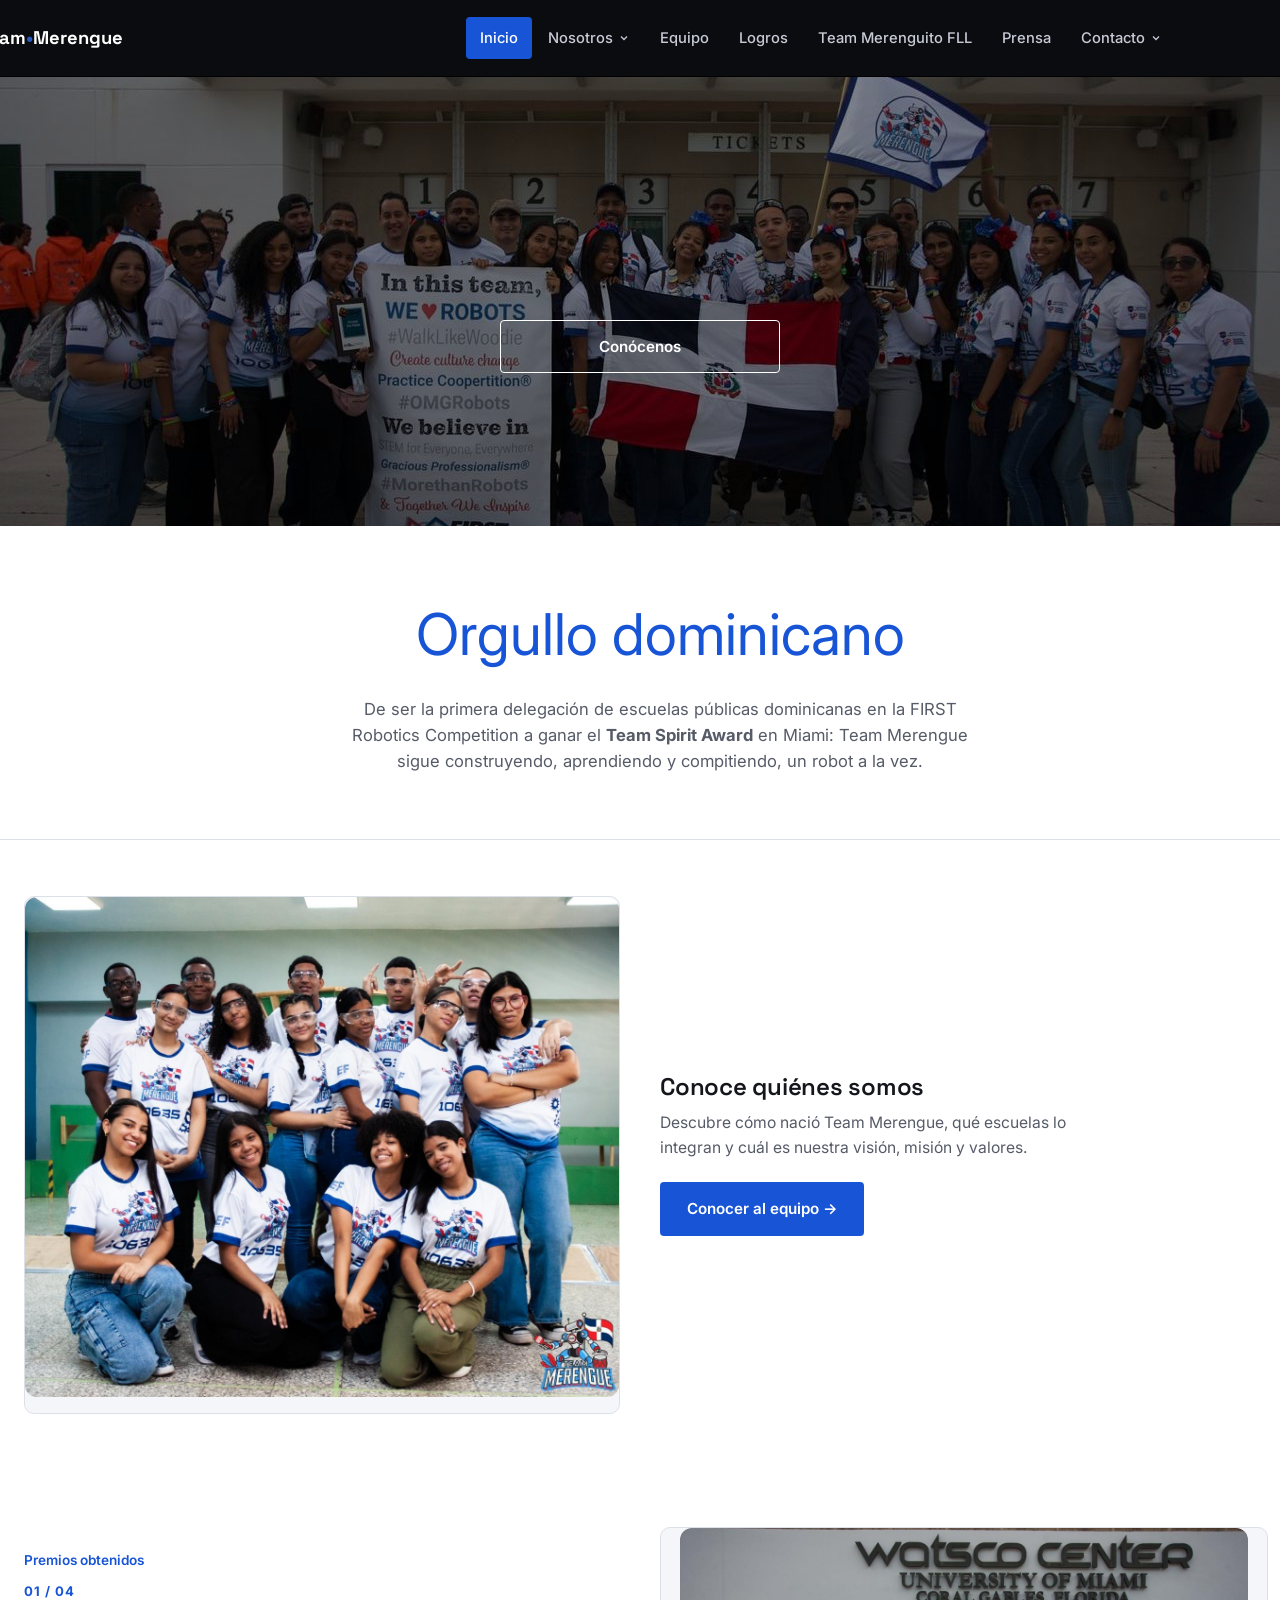
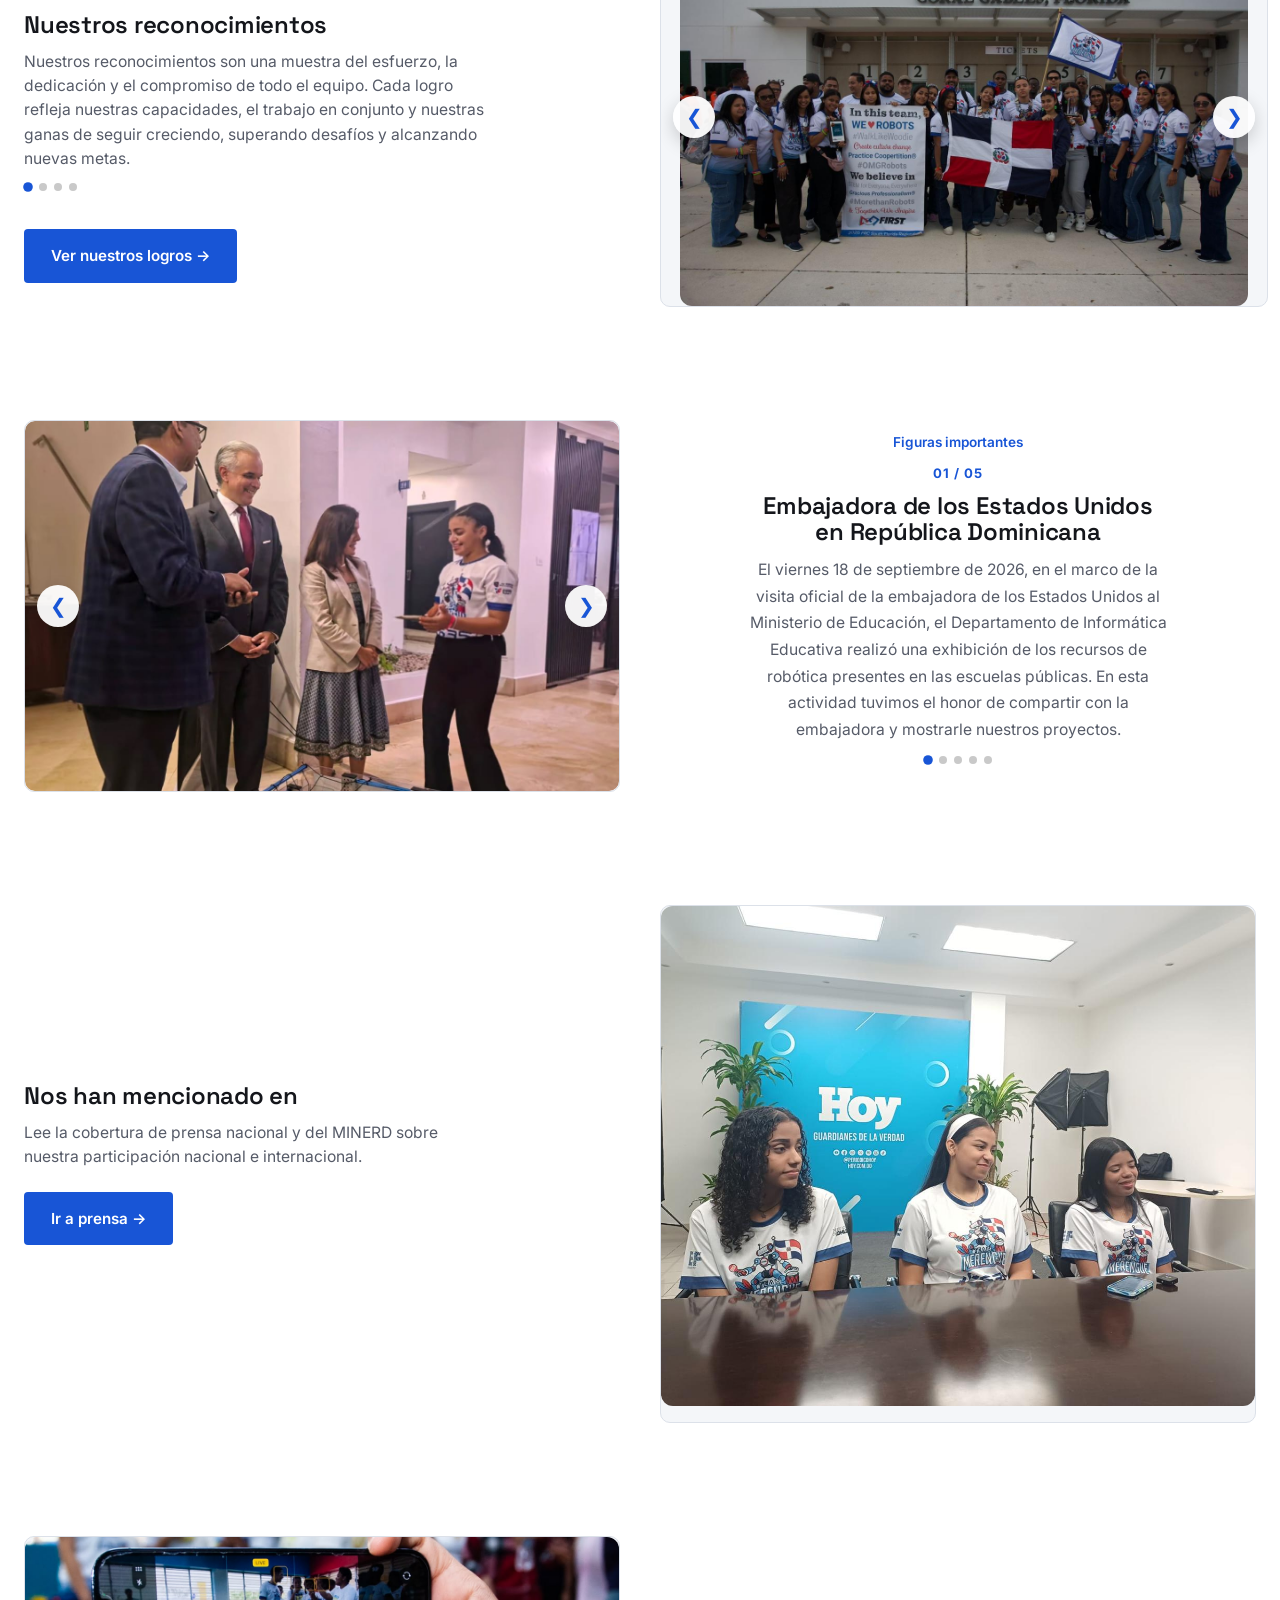
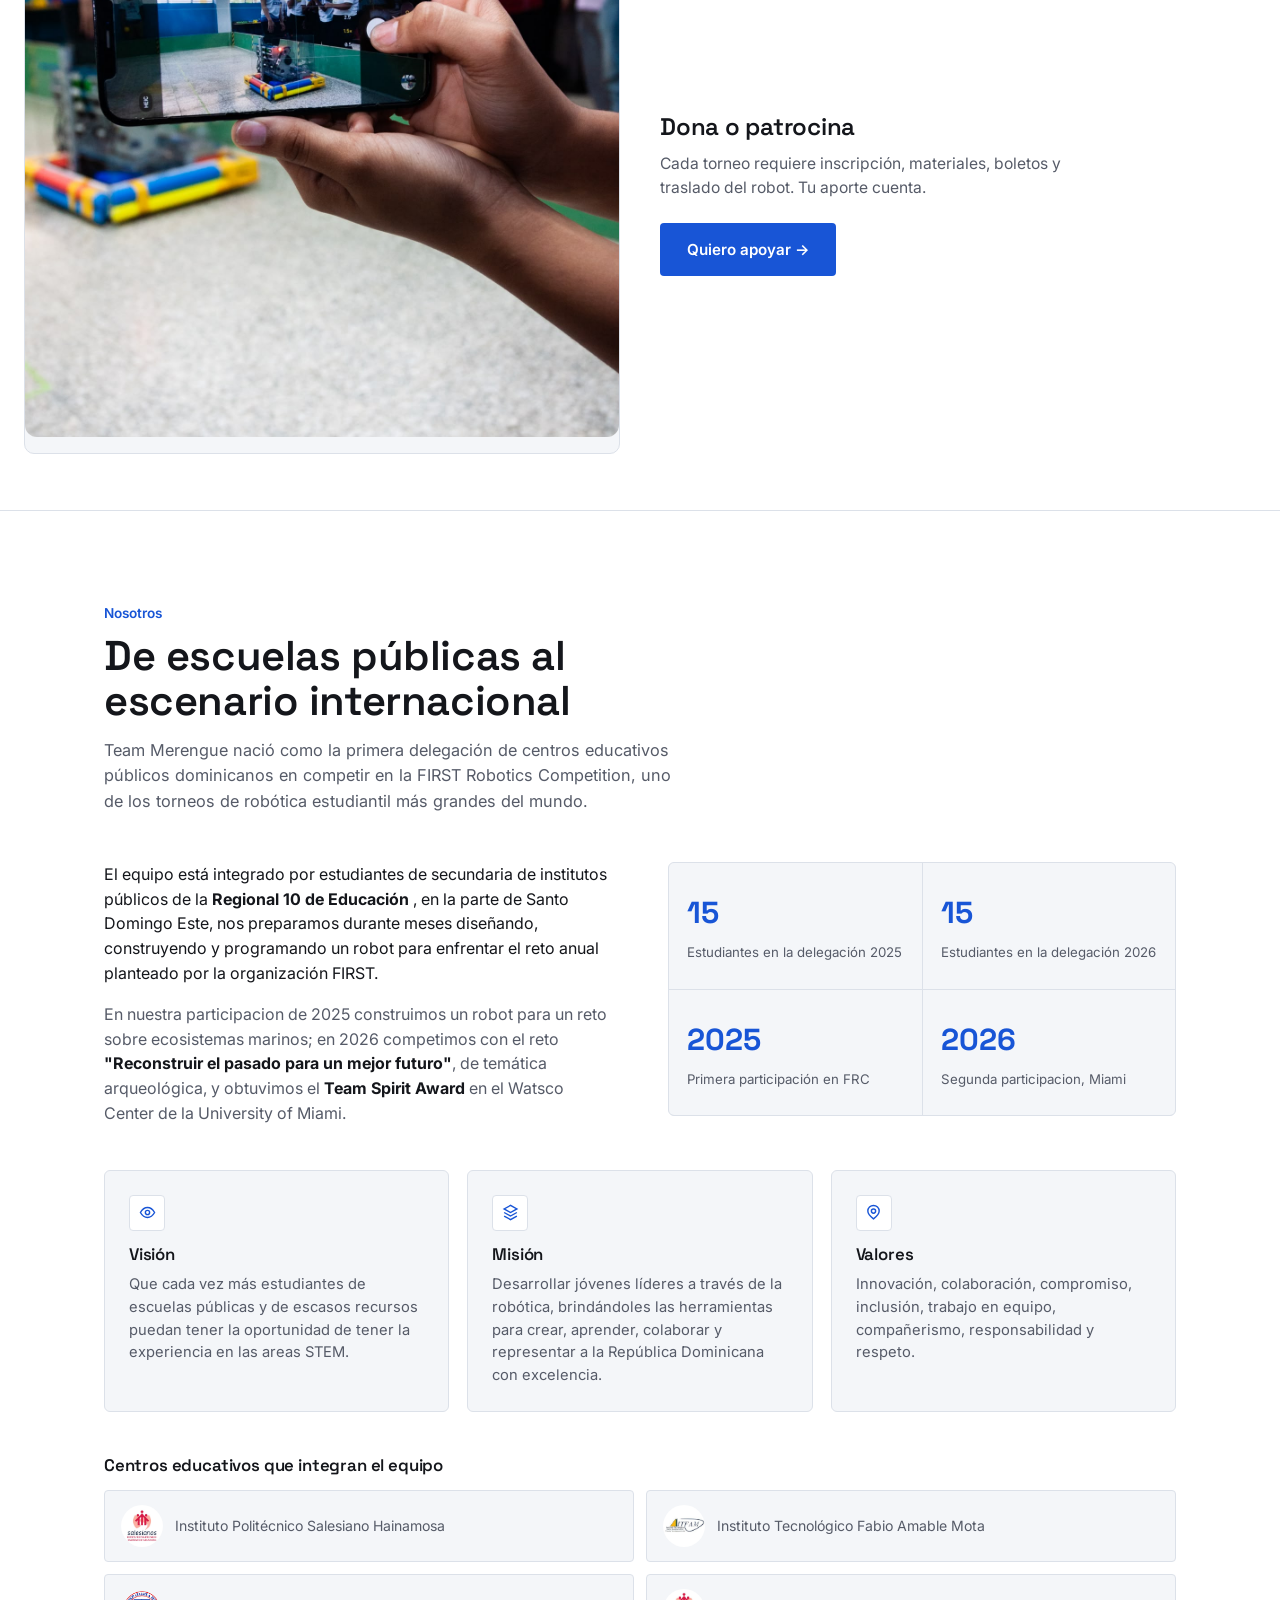
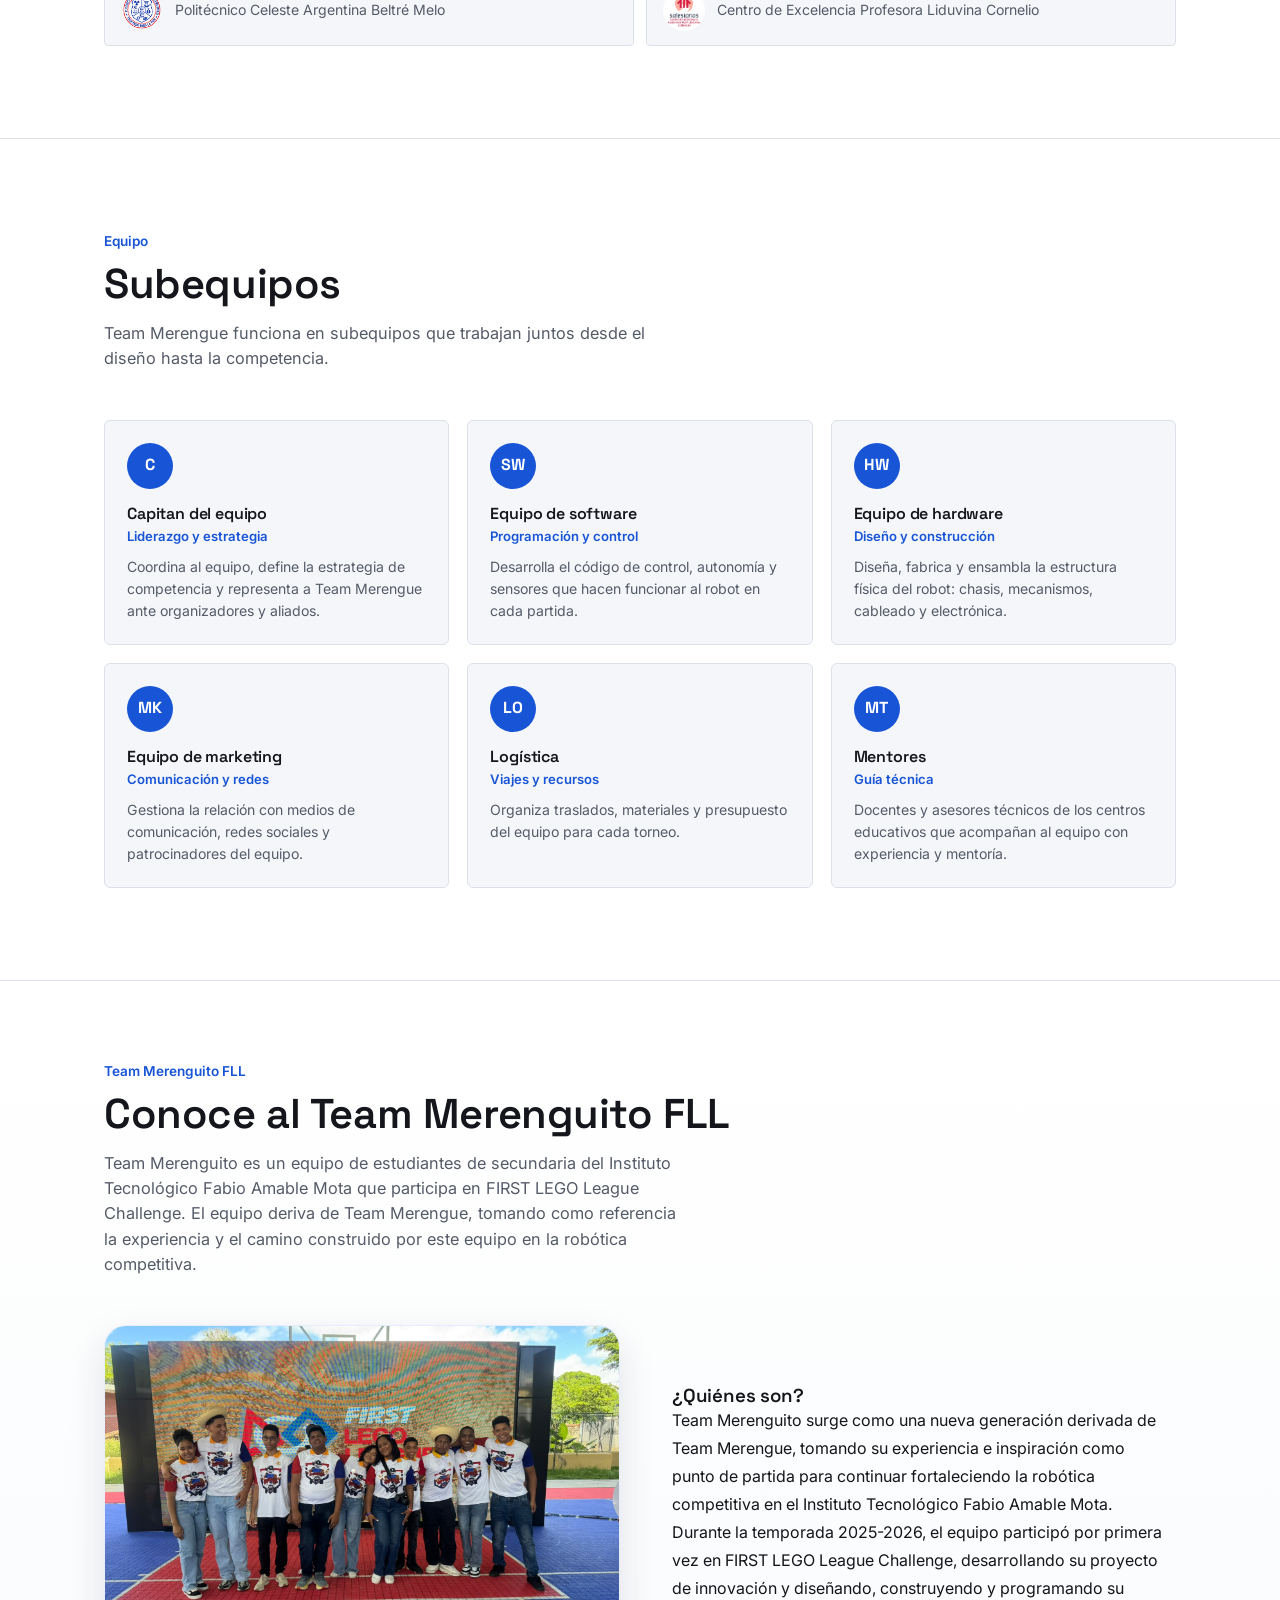
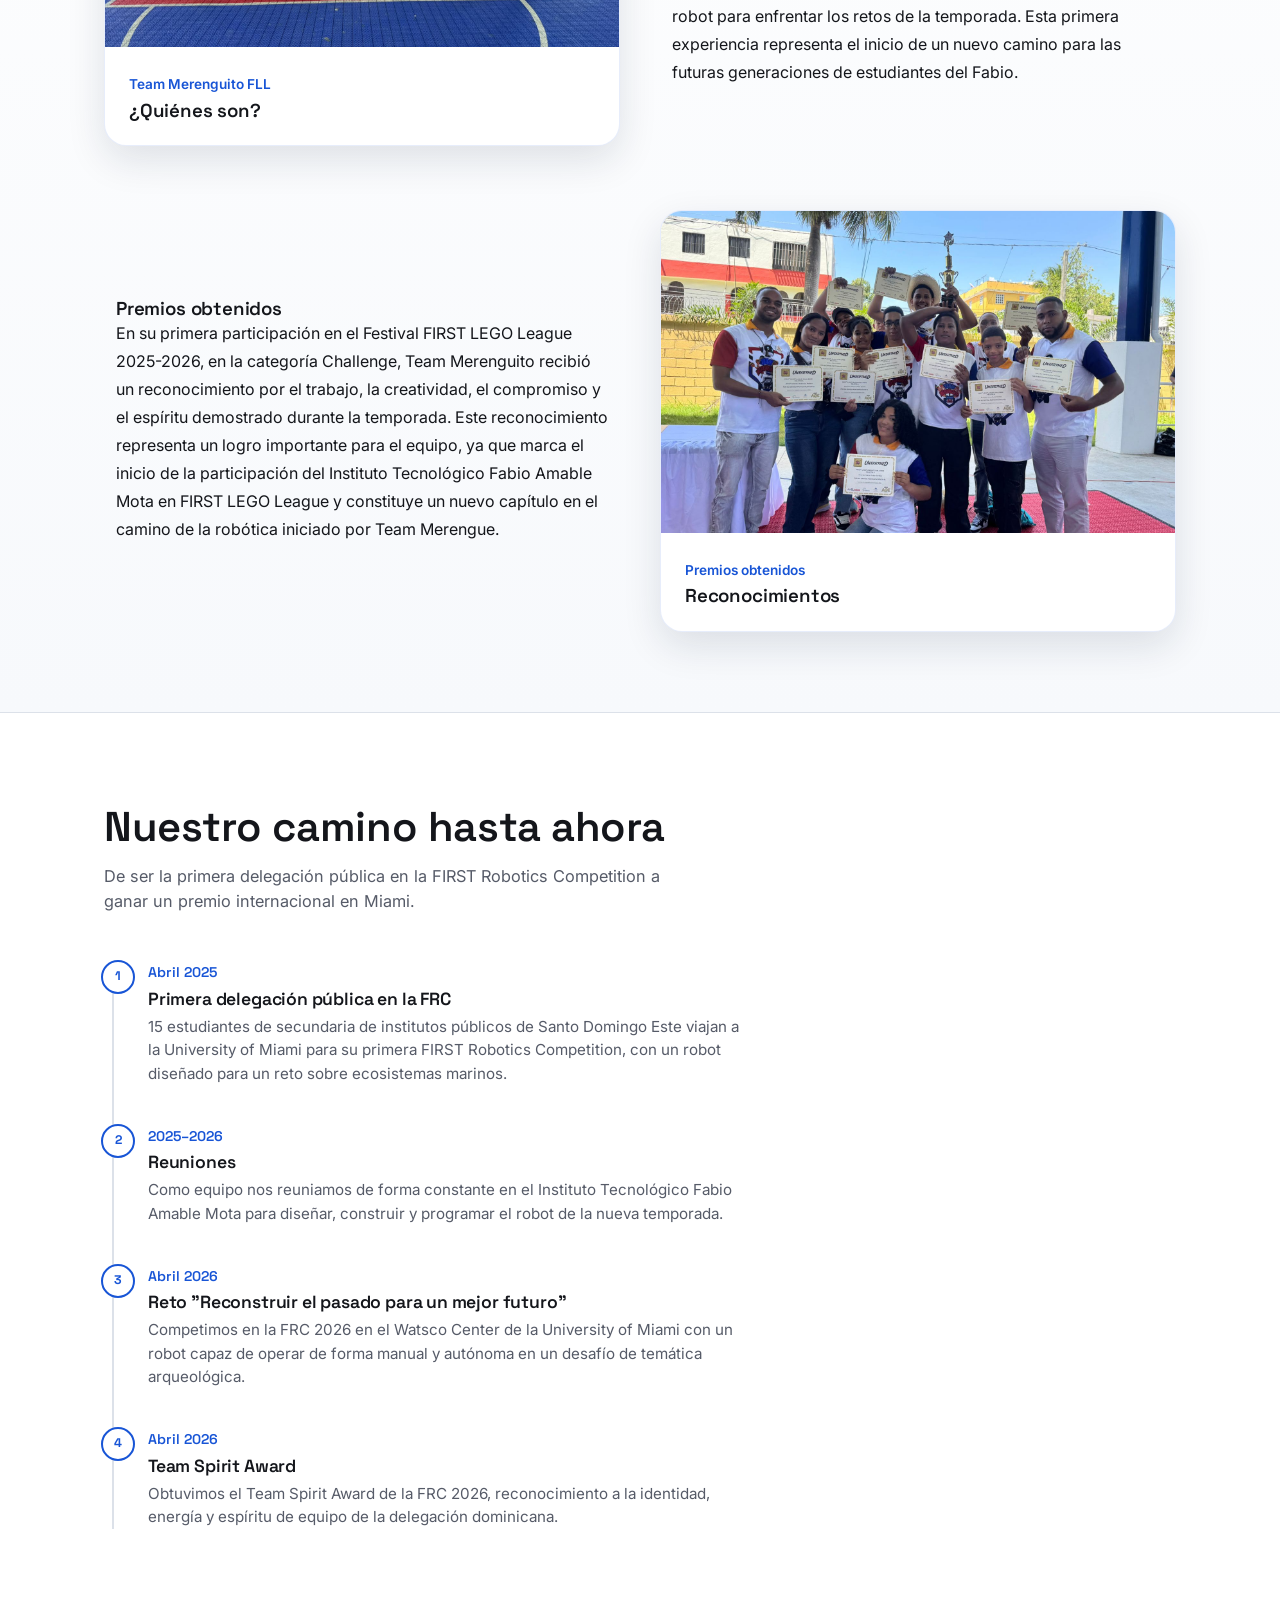
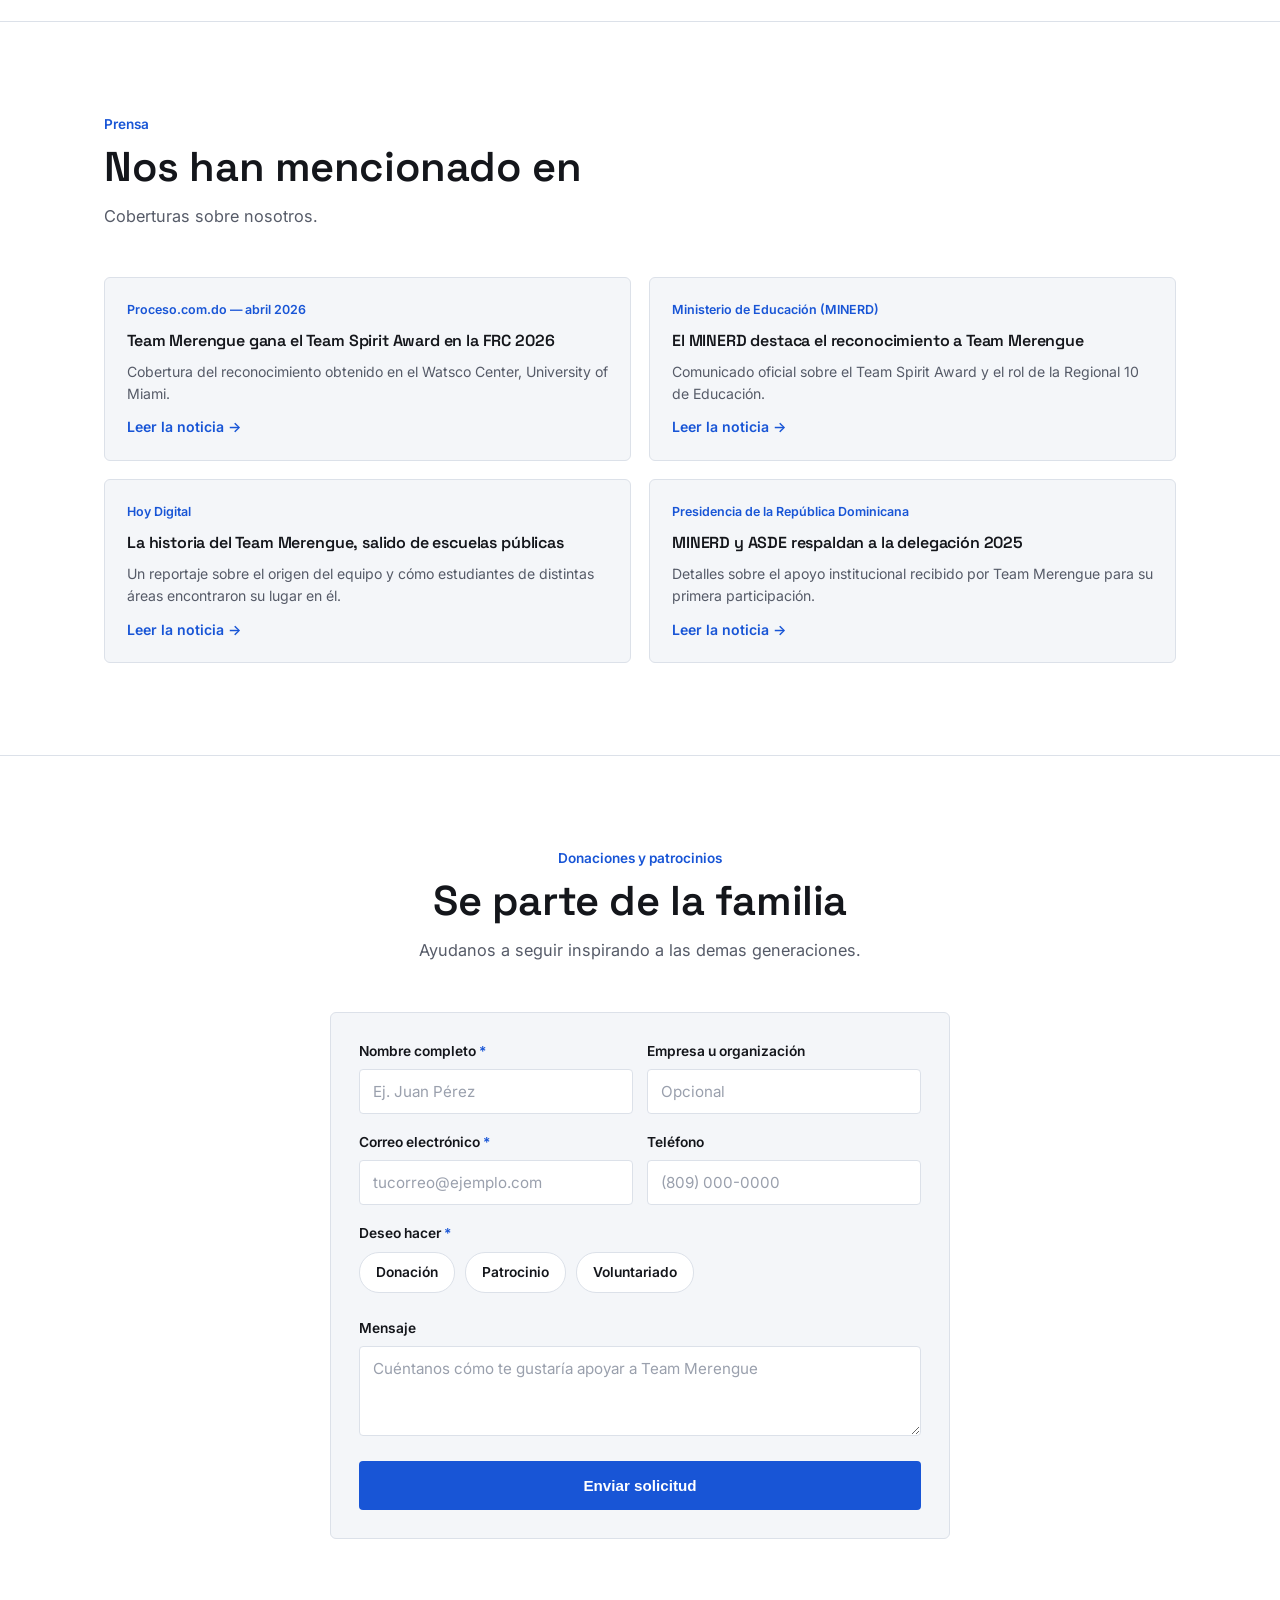
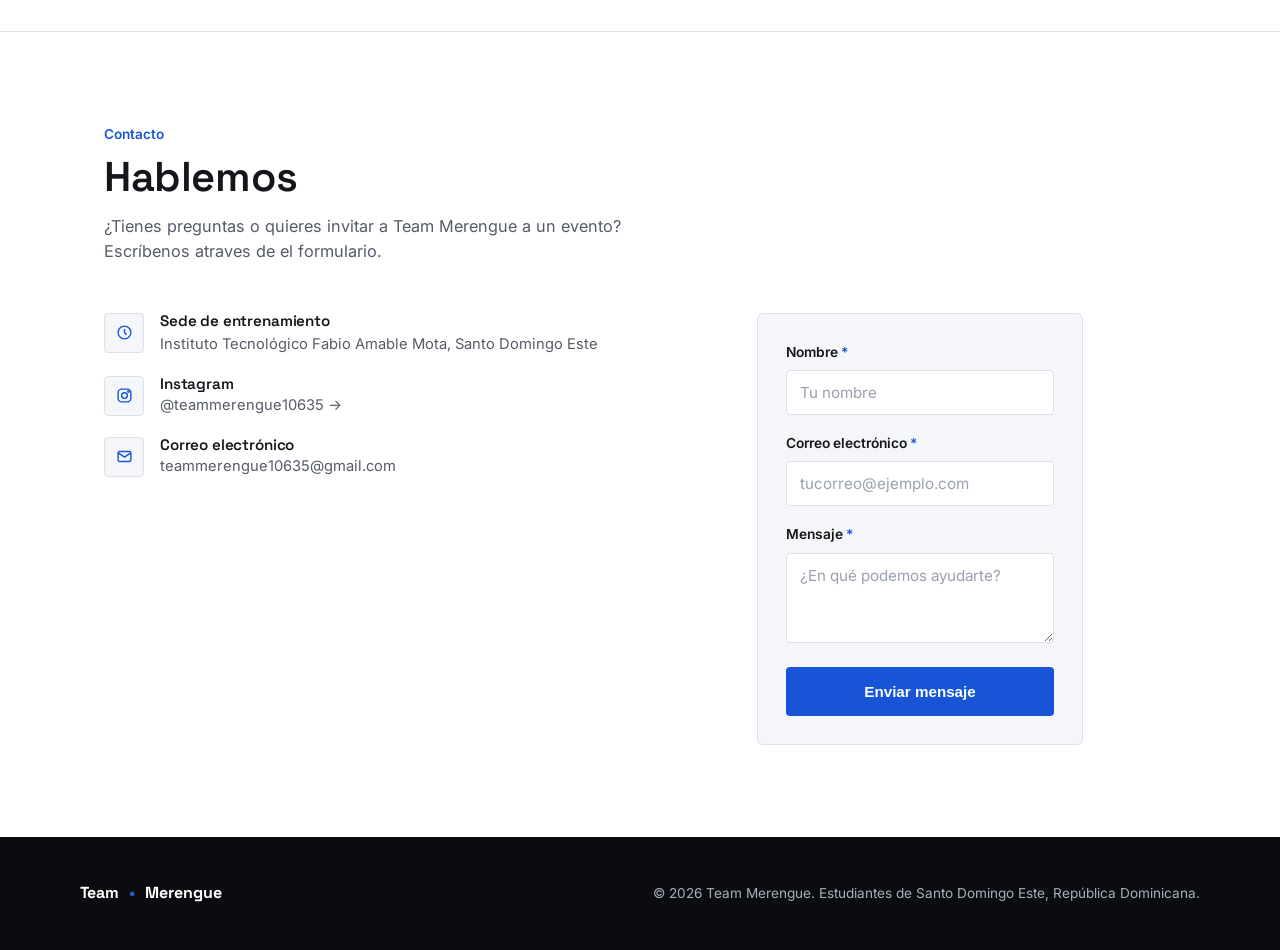
<file: index.html>
<!DOCTYPE html>
<html lang="en">

<head>
    <meta charset="UTF-8">
    <meta name="viewport" content="width=device-width, initial-scale=1, viewport-fit=cover">

    <title>Team Merengue — Equipo de Robótica</title>

    <link rel="stylesheet" href="style (1).css">

    <link rel="preconnect" href="https://fonts.googleapis.com">
    <link rel="preconnect" href="https://fonts.gstatic.com" crossorigin>

    <link href="https://fonts.googleapis.com/css2?family=Space+Grotesk:wght@500;600;700&family=Inter:wght@400;500;600;700&display=swap" rel="stylesheet">




</head>

<body>

    <!-- =========================================
         ENCABEZADO Y NAVEGACIÓN
         ========================================= -->

    <header>

        <div class="wrap nav-inner">

            <div class="brand">

    <img
        class="brand-logo"
        src="ChatGPT Image 23 sept 2026, 11_31_50.png"
        alt="Team Merengue">

    <span class="brand-text">
        Team<span class="dot" style="color:#285bc1">•</span>Merengue
    </span>

</div>


            <button
                class="menu-toggle"
                id="menuToggle"
                aria-label="Abrir menú"
                aria-expanded="false">

                <svg width="20" height="20" viewBox="0 0 24 24" fill="none" stroke="currentColor" stroke-width="2">
                    <line x1="3" y1="6" x2="21" y2="6"/>
                    <line x1="3" y1="12" x2="21" y2="12"/>
                    <line x1="3" y1="18" x2="21" y2="18"/>
                </svg>

            </button>


            <nav class="links" id="navLinks">

                <a href="#inicio">Inicio</a>

                <details class="has-sub">

                    <summary>

                        Nosotros

                        <svg width="12" height="12" viewBox="0 0 24 24" fill="none" stroke="currentColor" stroke-width="2.5">
                            <path d="M6 9l6 6 6-6"/>
                        </svg>

                    </summary>

                    <ul class="submenu">

                        <li>
                            <a href="#nosotros">Quiénes somos</a>
                        </li>

                        <li>
                            <a href="#vision">Visión</a>
                        </li>

                        <li>
                            <a href="#mision">Misión</a>
                        </li>

                        <li>
                            <a href="#valores">Valores</a>
                        </li>

                    </ul>

                </details>

                <a href="#equipo">Equipo</a>

                <a href="#logros">Logros</a>

                <a href="#team-merenguito">Team Merenguito FLL</a>

                <a href="#prensa">Prensa</a>

                <details class="has-sub">

    <summary>

        Contacto

        <svg width="12" height="12" viewBox="0 0 24 24" fill="none"
             stroke="currentColor" stroke-width="2.5">
            <path d="M6 9l6 6 6-6"/>
        </svg>

    </summary>

    <ul class="submenu">

        <li>
            <a href="#contacto">¿Quieres apoyarnos?</a>
        </li>

    </ul>

</details>
                

            </nav>

        </div>

    </header>



    <!-- =========================================
         INICIO
         ========================================= -->

    <section
        id="inicio"
        class="hero"
        style="border-bottom: none; padding-bottom: 0;">

        <div class="hero-top">

            <div class="eyebrow">

                <span class="pulse"></span>

                Estudiantes de escuelas públicas en la FIRST Robotics Competition

            </div>


            <div class="logo-banner">

                <img
                    class="banner-background"
                    src="fofto de fondo.jpg"
                    alt="Fondo Team Merengue">


                <!-- =====================================
                     CARRUSEL PRINCIPAL DE FONDOS
                     ===================================== -->

                <div class="hero-bg-carousel" aria-hidden="true">
                    <div class="hero-bg-slide is-active" style="background-image:url('ft5.jpg');"></div>
                    <div class="hero-bg-slide" style="background-image:url('ft3.jpg');"></div>
                    <div class="hero-bg-slide" style="background-image:url('ft2.jpg');"></div>
                    <div class="hero-bg-slide" style="background-image:url('ft1.jpg');"></div>
                    <div class="hero-bg-slide" style="background-image:url('ft4.jpg');"></div>
                    <div class="hero-bg-slide" style="background-image:url('EQUIPOO\ \(6\).jpg');"></div>
                    <div class="hero-bg-slide" style="background-image:url('EQUIPOO\ \(4\).jpg');"></div>
                    <div class="hero-bg-slide" style="background-image:url('EQUIPOO\ \(5\).jpg');"></div>
                    <div class="hero-bg-overlay"></div>
                </div>

                <!-- =====================================
                     LOGO DEL EQUIPO
                     ===================================== -->

                <div class="logo-mark">

                    <img
                        src="ChatGPT Image 23 sept 2026, 11_31_50.png"
                        alt="Logo de Team Merengue">

                </div>



                <!-- =====================================
                     BOTONES PRINCIPALES
                     ===================================== -->

                <div class="hero-actions">

                    <a
                        href="#nosotros"
                        class="btn btn-outline-dark">

                        Conócenos

                    </a>

                </div>

            </div>

        </div>



        <!-- =========================================
             MENSAJE PRINCIPAL
             ========================================= -->

        <div class="word-panel">

            <div class="big-word">
                Orgullo dominicano
            </div>


            <p>

                De ser la primera delegación de escuelas públicas
                dominicanas en la FIRST Robotics Competition a ganar
                el <strong>Team Spirit Award</strong> en Miami:

                Team Merengue sigue construyendo, aprendiendo
                y compitiendo, un robot a la vez.

            </p>

        </div>



        <!-- =========================================
             TARJETAS PRINCIPALES
             ========================================= -->

        <div class="feature-blocks">


            <!-- TARJETA: NOSOTROS -->

            <div class="feature-block reveal">

                <div class="fb-art">

                    <img
                        src="fofto de fondo.jpg"
                        alt="Conoce quiénes somos"
                        class="feature-image">

                </div>


                <div class="fb-text">

                    <h3>
                        Conoce quiénes somos
                    </h3>


                    <p>

                        Descubre cómo nació Team Merengue,
                        qué escuelas lo integran y cuál es
                        nuestra visión, misión y valores.

                    </p>


                    <a
                        href="#nosotros"
                        class="btn btn-blue">

                        Conocer al equipo →

                    </a>

                </div>

            </div>



            <!-- TARJETA: PREMIOS OBTENIDOS -->
            <div class="feature-block reveal premios-card">

                <div class="fb-art premios-art">

                    <div class="premios-slider">

                        <img
                            id="premioImagen"
                            src="LOGROS.jpg"
                            alt="Premio obtenido de Team Merengue"
                            class="feature-image premio-imagen">

                        <button
                            type="button"
                            class="premio-btn premio-prev"
                            id="premioPrev"
                            aria-label="Premio anterior">
                            &#10094;
                        </button>

                        <button
                            type="button"
                            class="premio-btn premio-next"
                            id="premioNext"
                            aria-label="Premio siguiente">
                            &#10095;
                        </button>

                    </div>

                </div>

                <div class="fb-text premios-text">

                    <div class="kicker">Premios obtenidos</div>

                    <span id="premioNumero" class="premio-numero">
                        01 / 04
                    </span>

                    <h3 id="premioTitulo">
                        Team Spirit Award
                    </h3>

                    <p id="premioDescripcion">
                        Reconocimiento obtenido por Team Merengue en la FRC 2026.
                        Esta información puede editarse posteriormente.
                    </p>

                    <div class="premio-puntos" id="premioPuntos"></div>

                    <a href="#logros" class="btn btn-blue">
                        Ver nuestros logros →
                    </a>

                </div>

            </div>


            <!-- =========================================
                 FIGURAS IMPORTANTES
                 ========================================= -->

            <div class="feature-block reveal figuras-card">


                <!-- =====================================
                     ÁREA DE IMAGEN
                     ===================================== -->

                <div class="fb-art figuras-art">

                    <div class="figuras-slider">


                        <!-- IMAGEN PRINCIPAL -->

                        <img
                            id="figuraImagen"
                            src="EMBAJADORA DE LOS ESTADOS UNIDOS Y EL MINISTRO LUIS MIGUE DE CAMPS.jpg"
                            alt="Figura importante de Team Merengue"
                            class="figura-imagen">



                        <!-- BOTÓN ANTERIOR -->

                        <button
                            type="button"
                            class="figura-btn figura-prev"
                            id="figuraPrev"
                            aria-label="Figura anterior">

                            &#10094;

                        </button>



                        <!-- BOTÓN SIGUIENTE -->

                        <button
                            type="button"
                            class="figura-btn figura-next"
                            id="figuraNext"
                            aria-label="Figura siguiente">

                            &#10095;

                        </button>

                    </div>

                </div>



                <!-- =====================================
                     ÁREA DE INFORMACIÓN
                     ===================================== -->

                <div class="fb-text figuras-text">

                    <div class="figura-contenido">


                        <!-- TÍTULO DE LA SECCIÓN -->

                        <div class="kicker">
                            Figuras importantes
                        </div>



                        <!-- NÚMERO DE LA FIGURA -->

                        <span
                            id="figuraNumero"
                            class="figura-numero">

                            01 / 04

                        </span>



                        <!-- NOMBRE DE LA FIGURA -->

                        <h3 id="figuraNombre">

                            Embajadora de los Estados Unidos
                            en República Dominicana

                        </h3>



                        <!-- DESCRIPCIÓN DE LA FIGURA -->

                        <p id="figuraDescripcion">

                            El viernes 18 de septiembre de 2026,
                            en el marco de la visita oficial de
                            la embajadora de los Estados Unidos
                            al Ministerio de Educación, el
                            Departamento de Informática Educativa
                            realizó una exhibición de los recursos
                            de robótica presentes en las escuelas
                            públicas.

                            En esta actividad tuvimos el honor
                            de compartir con la embajadora y
                            mostrarle nuestros proyectos.

                        </p>



                        <!-- PUNTOS DEL CARRUSEL -->

                        <div
                            class="figura-puntos"
                            id="figuraPuntos">

                        </div>

                    </div>

                </div>

            </div>



            <!-- =========================================
                 TARJETA: PRENSA
                 ========================================= -->

            <div class="feature-block reveal">

                <div class="fb-art">
                    

                       <img
                        src="Mencionado.jpg"
                        alt="mencionado"
                        class="feature-image">

                </div>


                <div class="fb-text">

                    <h3>
                        Nos han mencionado en
                    </h3>


                    <p>

                        Lee la cobertura de prensa nacional
                        y del MINERD sobre nuestra participación
                        nacional e internacional.

                    </p>


                    <a
                        href="#prensa"
                        class="btn btn-blue">

                        Ir a prensa →

                    </a>

                </div>

            </div>



            <!-- =========================================
                 TARJETA: DONACIONES
                 ========================================= -->

            <div class="feature-block reveal  dona-card">

                <div class="fb-art">

                     <img
                        src="participa o dona.jpg"
                        alt="dona"
                        class="feature-image">

                </div>


                <div class="fb-text">

                    <h3>
                        Dona o patrocina
                    </h3>


                    <p>

                        Cada torneo requiere inscripción,
                        materiales, boletos y traslado
                        del robot. Tu aporte cuenta.

                    </p>


                    <a
                        href="#patrocinios"
                        class="btn btn-primary">

                        Quiero apoyar →

                    </a>

                </div>

            </div>

        </div>

    </section>



    <!-- =========================================
         NOSOTROS
         ========================================= -->

    <section id="nosotros">

        <div class="wrap">


            <div class="section-head reveal">

                <div class="kicker">
                    Nosotros
                </div>


                <h2>
                    De escuelas públicas al escenario internacional
                </h2>


                <p>

                    Team Merengue nació como la primera delegación
                    de centros educativos públicos dominicanos
                    en competir en la FIRST Robotics Competition,
                    uno de los torneos de robótica estudiantil
                    más grandes del mundo.

                </p>

            </div>



            <div class="about-grid">


                <div class="about-copy reveal">

                    <p>

                        El equipo está integrado por estudiantes
                        de secundaria de institutos públicos de
                        la <strong>Regional 10 de Educación</strong>
                        , en la parte de Santo
                        Domingo Este, nos preparamos durante meses
                        diseñando, construyendo y programando
                        un robot para enfrentar el reto anual
                        planteado por la organización FIRST.

                    </p>


                    <p>
                        En nuestra participacion de 2025 construimos
                        un robot para un reto sobre ecosistemas
                        marinos; en 2026 competimos con el reto
                        <strong>"Reconstruir el pasado para un mejor futuro"</strong>,
                        de temática arqueológica, y obtuvimos 
                        el <strong>Team Spirit Award</strong>
                        en el Watsco Center de la University
                        of Miami.

                    </p>

                </div>



                <div class="stat-grid reveal">


                    <div class="stat">

                        <div class="num">
                            15
                        </div>

                        <div class="cap">
                            Estudiantes en la delegación 2025
                        </div>

                    </div>


                    <div class="stat">

                        <div class="num">
                            15
                        </div>

                        <div class="cap">
                            Estudiantes en la delegación 2026
                        </div>

                    </div>


                    <div class="stat">

                        <div class="num">
                            2025
                        </div>

                        <div class="cap">
                            Primera participación en FRC
                        </div>

                    </div>


                    <div class="stat">

                        <div class="num">
                            2026
                        </div>

                        <div class="cap">
                            Segunda participacion, Miami
                        </div>

                    </div>

                </div>

            </div>



            <!-- =====================================
                 VISIÓN, MISIÓN Y VALORES
                 ===================================== -->

            <div class="mvv-grid">


                <div
                    class="mvv-card reveal"
                    id="vision">

                    <div class="ico">

                        <svg
                            width="17"
                            height="17"
                            viewBox="0 0 24 24"
                            fill="none"
                            stroke="currentColor"
                            stroke-width="2">

                            <path d="M2 12s4-7 10-7 10 7 10 7-4 7-10 7-10-7-10-7Z"/>
                            <circle cx="12" cy="12" r="3"/>

                        </svg>

                    </div>


                    <h3>
                        Visión
                    </h3>


                    <p>

                        Que cada vez más estudiantes de escuelas públicas
                         y de escasos recursos puedan tener la oportunidad
                        de tener la experiencia en las areas STEM.

                    </p>

                </div>



                <div
                    class="mvv-card reveal"
                    id="mision">

                    <div class="ico">

                        <svg
                            width="17"
                            height="17"
                            viewBox="0 0 24 24"
                            fill="none"
                            stroke="currentColor"
                            stroke-width="2">

                            <path d="M12 2 3 7l9 5 9-5-9-5Z"/>
                            <path d="M3 12l9 5 9-5"/>
                            <path d="M3 17l9 5 9-5"/>

                        </svg>

                    </div>


                    <h3>
                        Misión
                    </h3>


                    <p>

                       Desarrollar jóvenes líderes a través de la robótica, brindándoles 
                       las herramientas para crear, aprender, colaborar y representar a la
                        República Dominicana con excelencia.

                    </p>

                </div>



                <div
                    class="mvv-card reveal"
                    id="valores">

                    <div class="ico">

                        <svg
                            width="17"
                            height="17"
                            viewBox="0 0 24 24"
                            fill="none"
                            stroke="currentColor"
                            stroke-width="2">

                            <path d="M12 21c-4-3-8-6.5-8-11a8 8 0 0 1 16 0c0 4.5-4 8-8 11Z"/>
                            <circle cx="12" cy="10" r="3"/>

                        </svg>

                    </div>


                    <h3>
                        Valores
                    </h3>


                    <p>

                       Innovación, colaboración, compromiso, inclusión, trabajo en equipo, compañerismo, responsabilidad y respeto.

                    </p>

                </div>

            </div>



            <!-- =====================================
                 CENTROS EDUCATIVOS
                 ===================================== -->

            <div class="schools-list reveal">

                <h3>
                    Centros educativos que integran el equipo
                </h3>


                <div class="schools-grid">


                    <div class="school-item">

                        <img
                        src="salesiano hainamos.jpg"
                        alt="dona"
                        class="school-logo">
                        

                        Instituto Politécnico Salesiano Hainamosa

                    </div>



                    <div class="school-item">

                        <img
                        src="itfam.jpg"
                        alt="dona"
                        class="school-logo">
                        

                        Instituto Tecnológico Fabio Amable Mota

                    </div>



                    <div class="school-item">

                        <img
                        src="celeste beltre melo.png"
                        alt="dona"
                        class="school-logo">

                        Politécnico Celeste Argentina Beltré Melo

                    </div>



                    <div class="school-item">

                         <img
                        src="liduvina.jpg"
                        alt="dona"
                        class="school-logo">
                        

                        Centro de Excelencia Profesora Liduvina Cornelio

                    </div>

                </div>

            </div>

        </div>

    </section>



    <!-- =========================================
         EQUIPO
         ========================================= -->

    <section id="equipo">

        <div class="wrap">


            <div class="section-head reveal">

                <div class="kicker">
                    Equipo
                </div>


                <h2>
                    Subequipos
                </h2>


                <p>

                    Team Merengue funciona en subequipos que
                    trabajan juntos desde el diseño hasta la
                    competencia. 

                </p>

            </div>



            <div class="team-grid">


                <div class="team-card reveal">

                    <div class="avatar">
                        C
                    </div>

                    <h3>
                        Capitan del equipo
                    </h3>

                    <div class="role">
                        Liderazgo y estrategia
                    </div>

                    <p class="desc">

                        Coordina al equipo, define la estrategia
                        de competencia y representa a Team Merengue
                        ante organizadores y aliados.

                    </p>

                </div>



                <div class="team-card reveal">

                    <div class="avatar">
                        SW
                    </div>

                    <h3>
                        Equipo de software
                    </h3>

                    <div class="role">
                        Programación y control
                    </div>

                    <p class="desc">

                        Desarrolla el código de control,
                        autonomía y sensores que hacen funcionar
                        al robot en cada partida.

                    </p>

                </div>



                <div class="team-card reveal">

                    <div class="avatar">
                        HW
                    </div>

                    <h3>
                        Equipo de hardware
                    </h3>

                    <div class="role">
                        Diseño y construcción
                    </div>

                    <p class="desc">

                        Diseña, fabrica y ensambla la estructura
                        física del robot: chasis, mecanismos,
                        cableado y electrónica.

                    </p>

                </div>



                <div class="team-card reveal">

                    <div class="avatar">
                        MK
                    </div>

                    <h3>
                        Equipo de marketing
                    </h3>

                    <div class="role">
                        Comunicación y redes
                    </div>

                    <p class="desc">

                        Gestiona la relación con medios de
                        comunicación, redes sociales y
                        patrocinadores del equipo.

                    </p>

                </div>



                <div class="team-card reveal">

                    <div class="avatar">
                        LO
                    </div>

                    <h3>
                        Logística
                    </h3>

                    <div class="role">
                        Viajes y recursos
                    </div>

                    <p class="desc">

                        Organiza traslados, materiales y
                        presupuesto del equipo para cada torneo.

                    </p>

                </div>



                <div class="team-card reveal">

                    <div class="avatar">
                        MT
                    </div>

                    <h3>
                        Mentores
                    </h3>

                    <div class="role">
                        Guía técnica
                    </div>

                    <p class="desc">

                        Docentes y asesores técnicos de los centros
                        educativos que acompañan al equipo con
                        experiencia y mentoría.

                    </p>

                </div>

            </div>

        </div>

    </section>



    <!-- =========================================
         TEAM MERENGUITO FLL
         ========================================= -->
    <section id="team-merenguito" class="team-merenguito-section">

        <div class="wrap">

            <div class="section-head reveal">
                <div class="kicker">Team Merenguito FLL</div>
                <h2>Conoce al Team Merenguito FLL</h2>
                <p>
                    Team Merenguito es un equipo de estudiantes de secundaria del Instituto Tecnológico 
                    Fabio Amable Mota que participa en FIRST LEGO League Challenge. El equipo deriva de
                    Team Merengue, tomando como referencia la experiencia y el camino construido por 
                    este equipo en la robótica competitiva.
                </p>
            </div>

            <div class="merenguito-row merenguito-row-one reveal">

                <div class="merenguito-card">

                    <div class="merenguito-image-wrap">
                        <img
                            src="fll.jpg"
                            alt="Team Merenguito FLL"
                            class="merenguito-image">
                    </div>

                    <div class="merenguito-card-body">
                        <span class="kicker">Team Merenguito FLL</span>
                        <h3>¿Quiénes son?</h3>
                    </div>

                </div>

                <div class="merenguito-copy">

                    <h3>¿Quiénes son?</h3>

                    <p>
                        Team Merenguito surge como una nueva generación derivada de Team Merengue, 
                        tomando su experiencia e inspiración como punto de partida para continuar
                         fortaleciendo la robótica competitiva en el Instituto Tecnológico Fabio Amable
                          Mota. 
                          
                          Durante la temporada 2025-2026, el equipo participó por primera vez en 
                          FIRST LEGO League Challenge, desarrollando su proyecto de innovación y
                           diseñando, construyendo y programando su robot para enfrentar los retos 
                           de la temporada. Esta primera experiencia representa el inicio de un nuevo 
                           camino para las futuras generaciones de estudiantes del Fabio.

                    </p>

                </div>

            </div>

            <div class="merenguito-row merenguito-row-two reveal">

                <div class="merenguito-copy">

                    <h3>Premios obtenidos</h3>

                    <p>
                       En su primera participación en el Festival FIRST LEGO League 2025-2026,
                       en la categoría Challenge, Team Merenguito recibió un reconocimiento por
                      el trabajo, la creatividad, el compromiso y el espíritu demostrado durante la temporada.

                       Este reconocimiento representa un logro importante para el equipo, ya que marca 
                       el inicio de la participación del Instituto Tecnológico Fabio Amable Mota en FIRST
                        LEGO League y constituye un nuevo capítulo en el camino de la robótica iniciado 
                        por Team Merengue.
                    </p>

                </div>

                <div class="merenguito-card merenguito-award-card">

                    <div class="merenguito-image-wrap">
                        <img
                            src="premio y reconocimiento.jpg"
                            alt="Premios obtenidos por Team Merenguito FLL"
                            class="merenguito-image">
                    </div>

                    <div class="merenguito-card-body">
                        <span class="kicker">Premios obtenidos</span>
                        <h3>Reconocimientos</h3>
                    </div>

                </div>

            </div>

        </div>

    </section>


    <!-- =========================================
         LOGROS
         ========================================= -->

    <section id="logros">

        <div class="wrap">


            <div class="section-head reveal">


                <h2>
                    Nuestro camino hasta ahora
                </h2>


                <p>

                    De ser la primera delegación pública en la
                    FIRST Robotics Competition a ganar un premio
                    internacional en Miami.

                </p>

            </div>



            <div class="timeline">


                <div
                    class="tl-item reveal"
                    data-n="1">

                    <div class="year">
                        Abril 2025
                    </div>


                    <h3>
                        Primera delegación pública en la FRC
                    </h3>


                    <p>

                        15 estudiantes de secundaria de institutos
                        públicos de Santo Domingo Este viajan a la
                        University of Miami para su primera FIRST
                        Robotics Competition, con un robot diseñado
                        para un reto sobre ecosistemas marinos.

                    </p>

                </div>



                <div
                    class="tl-item reveal"
                    data-n="2">

                    <div class="year">
                        2025–2026
                    </div>


                    <h3>
                        Reuniones
                    </h3>


                    <p>

                        Como equipo nos reuniamos de forma constante en
                        el Instituto Tecnológico Fabio Amable Mota
                        para diseñar, construir y programar el robot
                        de la nueva temporada.

                    </p>

                </div>



                <div
                    class="tl-item reveal"
                    data-n="3">

                    <div class="year">
                        Abril 2026
                    </div>


                    <h3>
                        Reto "Reconstruir el pasado para un mejor futuro"
                    </h3>


                    <p>

                        Competimos en la FRC 2026 en el Watsco Center
                        de la University of Miami con un robot capaz
                        de operar de forma manual y autónoma en un
                        desafío de temática arqueológica.

                    </p>

                </div>



                <div
                    class="tl-item reveal"
                    data-n="4">

                    <div class="year">
                        Abril 2026
                    </div>


                    <h3>
                        Team Spirit Award
                    </h3>


                    <p>

                        Obtuvimos el Team Spirit Award
                        de la FRC 2026, reconocimiento a la identidad,
                        energía y espíritu de equipo de la delegación
                        dominicana.

                    </p>

                </div>

            </div>

        </div>

    </section>



    <!-- =========================================
         PRENSA
         ========================================= -->

    <section id="prensa">

        <div class="wrap">


            <div class="section-head reveal">

                <div class="kicker">
                    Prensa
                </div>


                <h2>
                    Nos han mencionado en
                </h2>


                <p>

                    Coberturas sobre nosotros.

                </p>
         
            </div>



            <div class="press-grid">


                <a
                    class="press-card reveal"
                    href="https://proceso.com.do/2026/04/12/estudiantes-dominicanos-reciben-reconocimiento-team-spirit-award-en-first-robotics-competition-2026/"
                    target="_blank"
                    rel="noopener">


                    <div class="src">
                        Proceso.com.do — abril 2026
                    </div>


                    <h3>
                        Team Merengue gana el Team Spirit Award en la FRC 2026
                    </h3>


                    <p>

                        Cobertura del reconocimiento obtenido
                        en el Watsco Center, University of Miami.

                    </p>


                    <span class="go">
                        Leer la noticia →
                    </span>

                </a>



                <a
                    class="press-card reveal"
                    href="https://www.ministeriodeeducacion.gob.do/comunicaciones/noticias/ministerio-de-educacion-destaca-reconocimiento-internacional-a-team-merengue-en-la-frc-2026-por-su-espiritu-de-equipo"
                    target="_blank"
                    rel="noopener">


                    <div class="src">
                        Ministerio de Educación (MINERD)
                    </div>


                    <h3>
                        El MINERD destaca el reconocimiento a Team Merengue
                    </h3>


                    <p>

                        Comunicado oficial sobre el Team Spirit Award
                        y el rol de la Regional 10 de Educación.

                    </p>


                    <span class="go">
                        Leer la noticia →
                    </span>

                </a>



                <a
                    class="press-card reveal"
                    href="https://hoy.com.do/vivir/robot-juega-baloncesto-historia-team-merengue-salio-escuelas-publicas-dominicanas_1081232.html"
                    target="_blank"
                    rel="noopener">


                    <div class="src">
                        Hoy Digital
                    </div>


                    <h3>
                        La historia del Team Merengue, salido de escuelas públicas
                    </h3>


                    <p>

                        Un reportaje sobre el origen del equipo
                        y cómo estudiantes de distintas áreas
                        encontraron su lugar en él.

                    </p>


                    <span class="go">
                        Leer la noticia →
                    </span>

                </a>



                <a
                    class="press-card reveal"
                    href="https://presidencia.gob.do/noticias/ministerio-de-educacion-y-alcaldia-de-santo-domingo-este-respaldan-talento-estudiantil-en"
                    target="_blank"
                    rel="noopener">


                    <div class="src">
                        Presidencia de la República Dominicana
                    </div>


                    <h3>
                        MINERD y ASDE respaldan a la delegación 2025
                    </h3>


                    <p>

                        Detalles sobre el apoyo institucional
                        recibido por Team Merengue para su
                        primera participación.

                    </p>


                    <span class="go">
                        Leer la noticia →
                    </span>

                </a>

            </div>

        </div>

    </section>



    <!-- =========================================
         DONACIONES Y PATROCINIOS
         ========================================= -->

    <section id="patrocinios">

        <div class="wrap">


            <div
                class="section-head reveal"
                style="margin-left:auto;margin-right:auto;text-align:center;">


                <div class="kicker">
                    Donaciones y patrocinios
                </div>


                <h2>
                    Se parte de la familia
                </h2>


                <p style="margin-left:auto;margin-right:auto;">

                    Ayudanos a seguir inspirando a las demas generaciones.

                </p>

            </div>



            <form
                id="sponsorForm"
                class="reveal"
                novalidate>


                <div class="field-row">


                    <div
                        class="field"
                        id="f-nombre">


                        <label for="s-nombre">

                            Nombre completo
                            <span class="req">*</span>

                        </label>


                        <input
                            type="text"
                            id="s-nombre"
                            name="nombre"
                            placeholder="Ej. Juan Pérez">


                        <div class="error-msg">
                            Por favor escribe tu nombre.
                        </div>

                    </div>



                    <div
                        class="field"
                        id="f-empresa">


                        <label for="s-empresa">
                            Empresa u organización
                        </label>


                        <input
                            type="text"
                            id="s-empresa"
                            name="empresa"
                            placeholder="Opcional">

                    </div>

                </div>



                <div class="field-row">


                    <div
                        class="field"
                        id="f-correo">


                        <label for="s-correo">

                            Correo electrónico
                            <span class="req">*</span>

                        </label>


                        <input
                            type="email"
                            id="s-correo"
                            name="correo"
                            placeholder="tucorreo@ejemplo.com">


                        <div class="error-msg">
                            Ingresa un correo válido.
                        </div>

                    </div>



                    <div
                        class="field"
                        id="f-telefono">


                        <label for="s-telefono">
                            Teléfono
                        </label>


                        <input
                            type="tel"
                            id="s-telefono"
                            name="telefono"
                            placeholder="(809) 000-0000">

                    </div>

                </div>



                <div
                    class="field"
                    id="f-tipo">


                    <label>

                        Deseo hacer
                        <span class="req">*</span>

                    </label>


                    <div
                        class="radio-group"
                        id="tipoGroup">


                        <label class="radio-pill">

                            <input
                                type="radio"
                                name="tipo"
                                value="Donación">

                            Donación

                        </label>



                        <label class="radio-pill">

                            <input
                                type="radio"
                                name="tipo"
                                value="Patrocinio">

                            Patrocinio

                        </label>



                        <label class="radio-pill">

                            <input
                                type="radio"
                                name="tipo"
                                value="Voluntariado">

                            Voluntariado

                        </label>

                    </div>


                    <div class="error-msg">
                        Selecciona una opción.
                    </div>

                </div>



                <div class="field">


                    <label for="s-mensaje">
                        Mensaje
                    </label>


                    <textarea
                        id="s-mensaje"
                        name="mensaje"
                        placeholder="Cuéntanos cómo te gustaría apoyar a Team Merengue"></textarea>

                </div>



                <button
                    type="submit"
                    class="btn btn-primary submit-btn">

                    Enviar solicitud

                </button>


                <div
                    id="formStatus"
                    role="status">

                </div>

            </form>

        </div>

    </section>



    <!-- =========================================
         CONTACTO
         ========================================= -->

   <section
    id="contacto"
    style="border-bottom: none;">

    <div class="wrap">

        <div class="section-head reveal">

            <div class="kicker">
                Contacto
            </div>

            <h2>
                Hablemos
            </h2>

            <p>

                ¿Tienes preguntas o quieres invitar a
                Team Merengue a un evento? Escríbenos
                atraves de el formulario.

            </p>

        </div>


        <div class="contact-grid">

            <!-- COLUMNA IZQUIERDA -->

            <div class="reveal">

                <div class="contact-list">

                    <!-- SEDE DE ENTRENAMIENTO -->

                    <div class="contact-item">

                        <div class="ico">

                            <svg
                                width="17"
                                height="17"
                                viewBox="0 0 24 24"
                                fill="none"
                                stroke="currentColor"
                                stroke-width="2">

                                <circle cx="12" cy="12" r="9"/>
                                <path d="M12 7v5l3 3"/>

                            </svg>

                        </div>

                        <div>

                            <h3>
                                Sede de entrenamiento
                            </h3>

                            <p>

                                Instituto Tecnológico Fabio Amable Mota,
                                Santo Domingo Este

                            </p>

                        </div>

                    </div>


                    <!-- INSTAGRAM -->

                    <div class="contact-item">

                        <div class="ico">

                            <svg
                                width="17"
                                height="17"
                                viewBox="0 0 24 24"
                                fill="none"
                                stroke="currentColor"
                                stroke-width="2">

                                <rect x="3" y="3" width="18" height="18" rx="5"/>
                                <circle cx="12" cy="12" r="4"/>
                                <circle cx="17.5" cy="6.5" r="1" fill="currentColor"/>

                            </svg>

                        </div>

                        <div>

                            <h3>
                                Instagram
                            </h3>

                            <a
                                href="https://www.instagram.com/teammerengue10635/"
                                target="_blank"
                                rel="noopener">

                                @teammerengue10635 →

                            </a>

                        </div>

                    </div>


                    <!-- CORREO ELECTRÓNICO -->

                    <div class="contact-item">

                        <div class="ico">

                            <svg
                                width="17"
                                height="17"
                                viewBox="0 0 24 24"
                                fill="none"
                                stroke="currentColor"
                                stroke-width="2">

                                <rect x="3" y="5" width="18" height="14" rx="2"/>
                                <path d="m3 7 9 6 9-6"/>

                            </svg>

                        </div>

                        <div>

                            <h3>
                                Correo electrónico
                            </h3>

                            <a href="mailto:teammerengue10635@gmail.com">
                                teammerengue10635@gmail.com
                            </a>

                        </div>

                    </div>

                </div>


            </div>


            <!-- COLUMNA DERECHA: FORMULARIO -->

            <form
                id="contactForm"
                class="reveal"
                novalidate>

                <div
                    class="field"
                    id="c-nombre">

                    <label for="c-name">

                        Nombre
                        <span class="req">*</span>

                    </label>

                    <input
                        type="text"
                        id="c-name"
                        name="nombre"
                        placeholder="Tu nombre">

                    <div class="error-msg">
                        Por favor escribe tu nombre.
                    </div>

                </div>


                <div
                    class="field"
                    id="c-correo">

                    <label for="c-mail">

                        Correo electrónico
                        <span class="req">*</span>

                    </label>

                    <input
                        type="email"
                        id="c-mail"
                        name="correo"
                        placeholder="tucorreo@ejemplo.com">

                    <div class="error-msg">
                        Ingresa un correo válido.
                    </div>

                </div>


                <div
                    class="field"
                    id="c-mensaje">

                    <label for="c-msg">

                        Mensaje
                        <span class="req">*</span>

                    </label>

                    <textarea
                        id="c-msg"
                        name="mensaje"
                        placeholder="¿En qué podemos ayudarte?"></textarea>

                    <div class="error-msg">
                        Escribe tu mensaje.
                    </div>

                </div>


                <button
                    type="submit"
                    class="btn btn-primary submit-btn">

                    Enviar mensaje

                </button>

                <div
                    id="contactStatus"
                    role="status">

                </div>

            </form>

        </div>

    </div>

</section>



    <!-- =========================================
         PIE DE PÁGINA
         ========================================= -->

    <footer>

        <div class="footer-inner">


            <div class="brand">

                Team<span class="dot" style="color:#285bc1">•</span>Merengue

            </div>


            <p>

                © 2026 Team Merengue.
                Estudiantes de Santo Domingo Este,
                República Dominicana.

            </p>

        </div>

    </footer>





<script src="Script(1).js"></script>
</body>

</html>
</file>
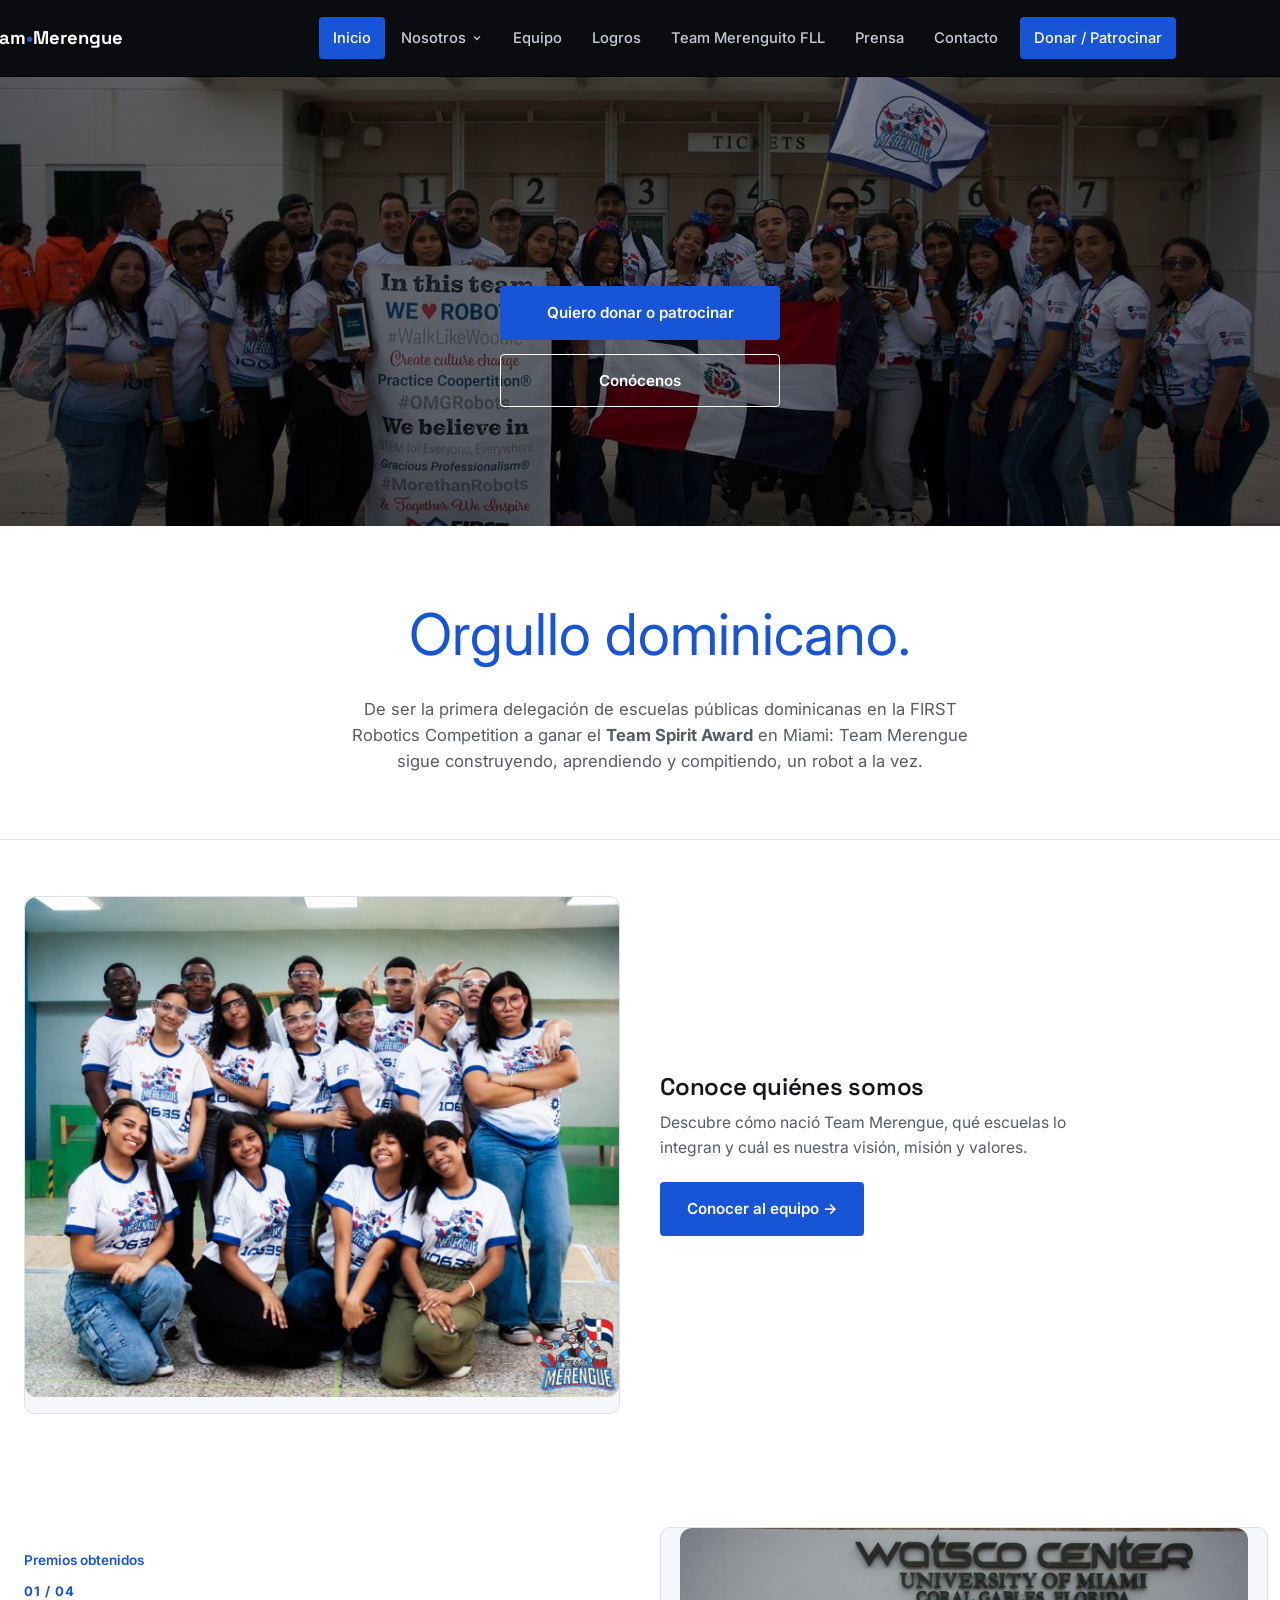
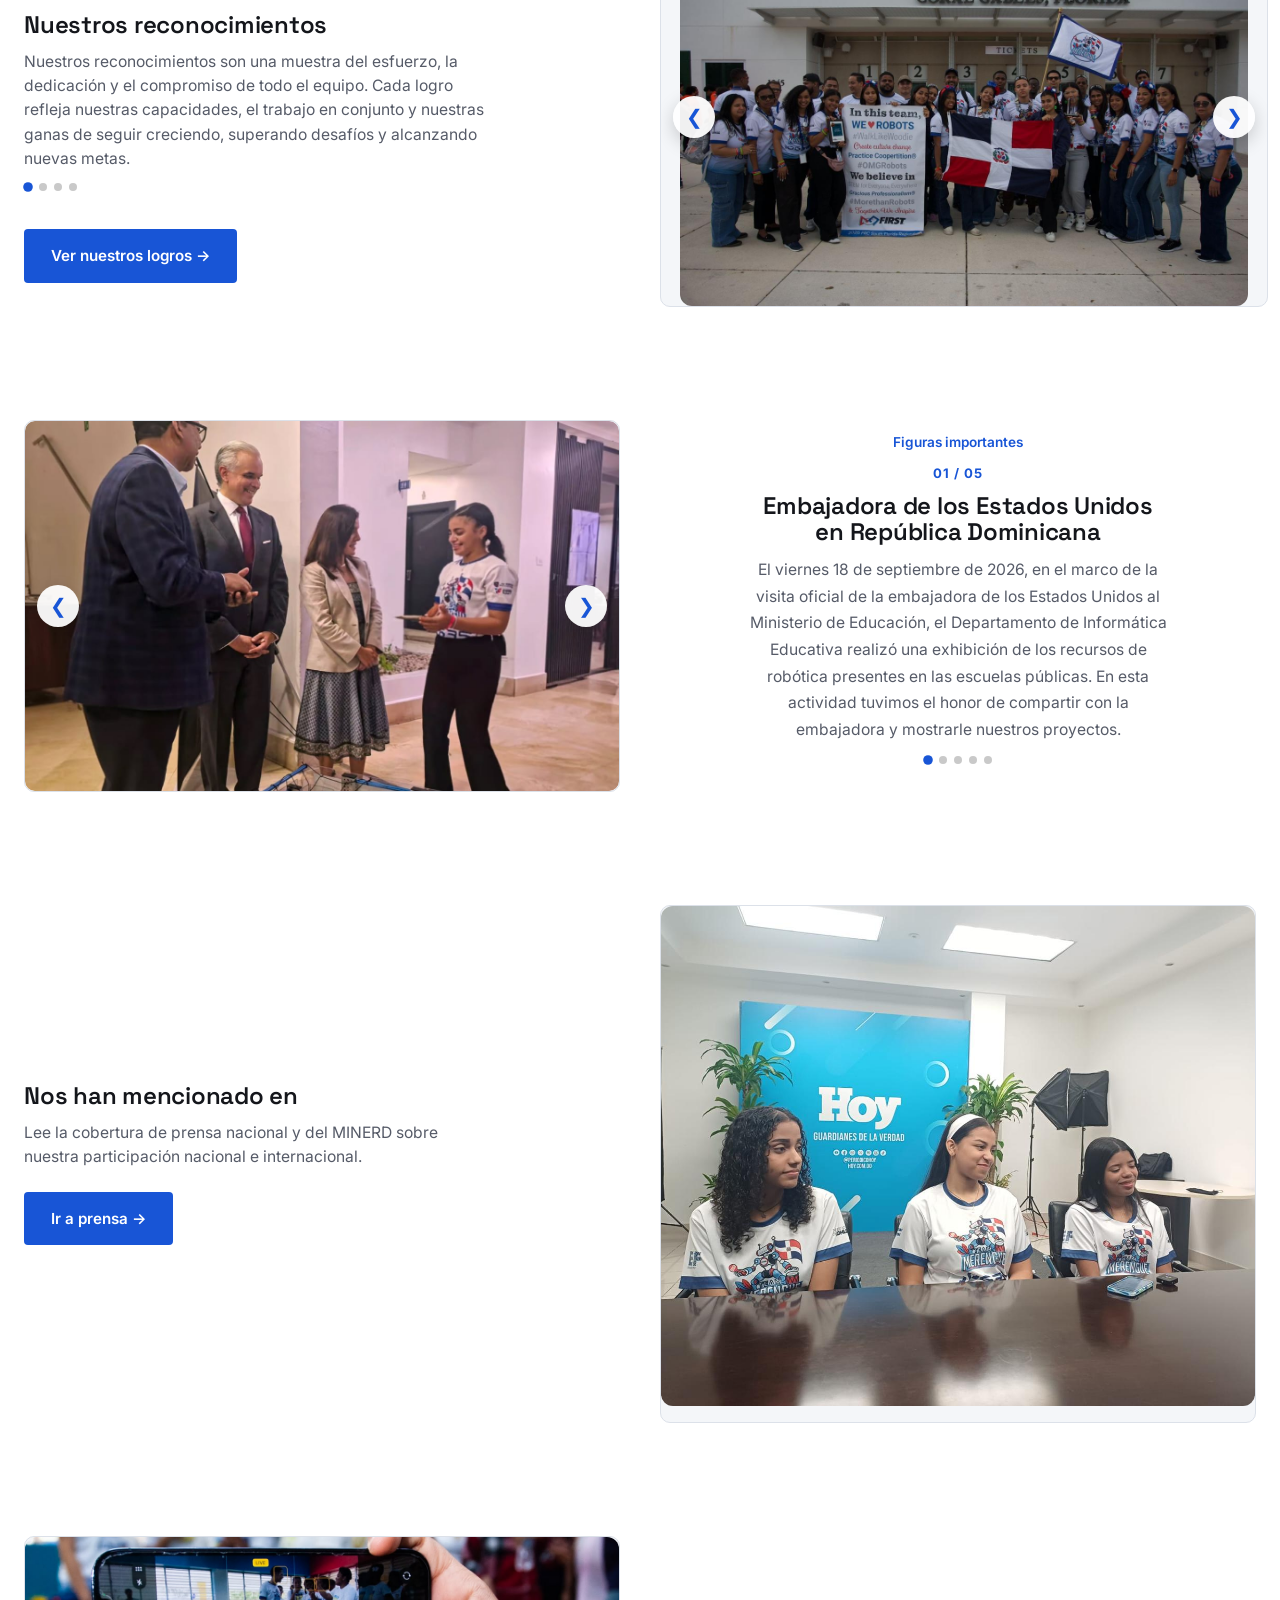
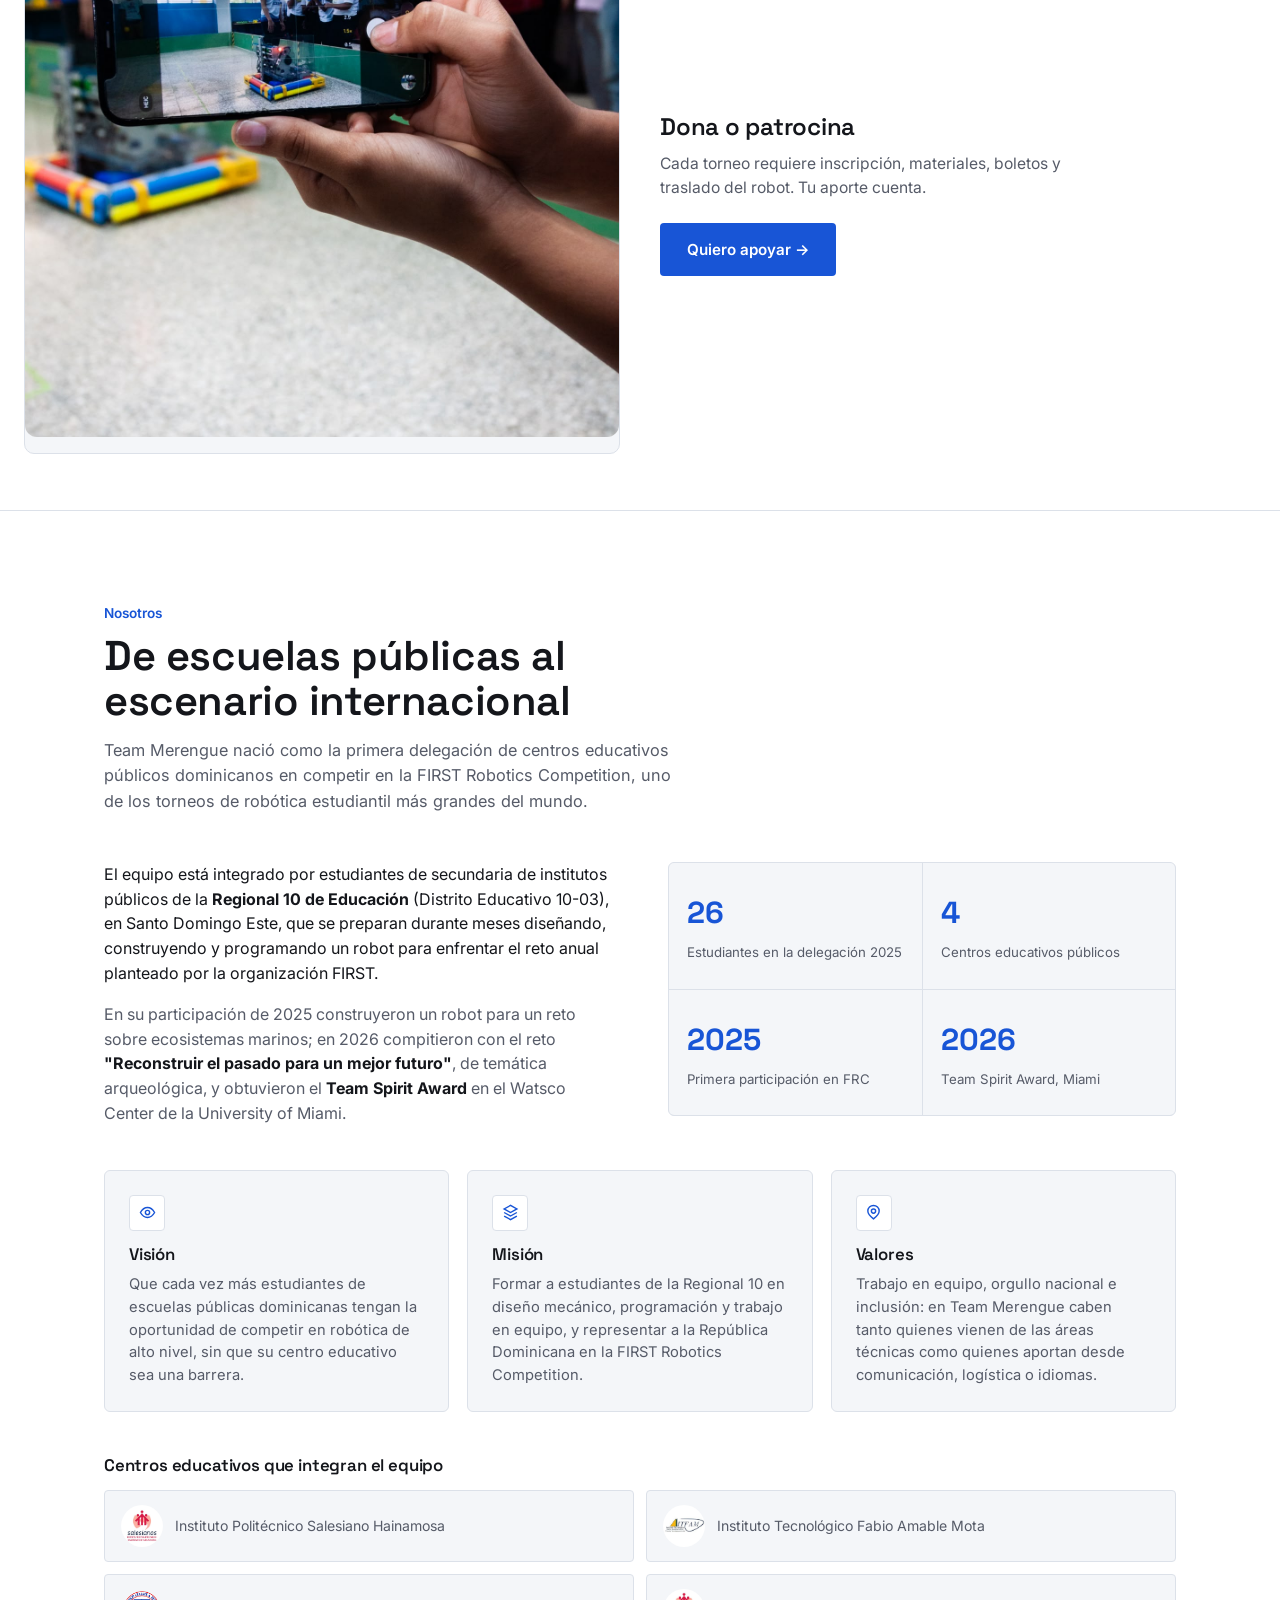
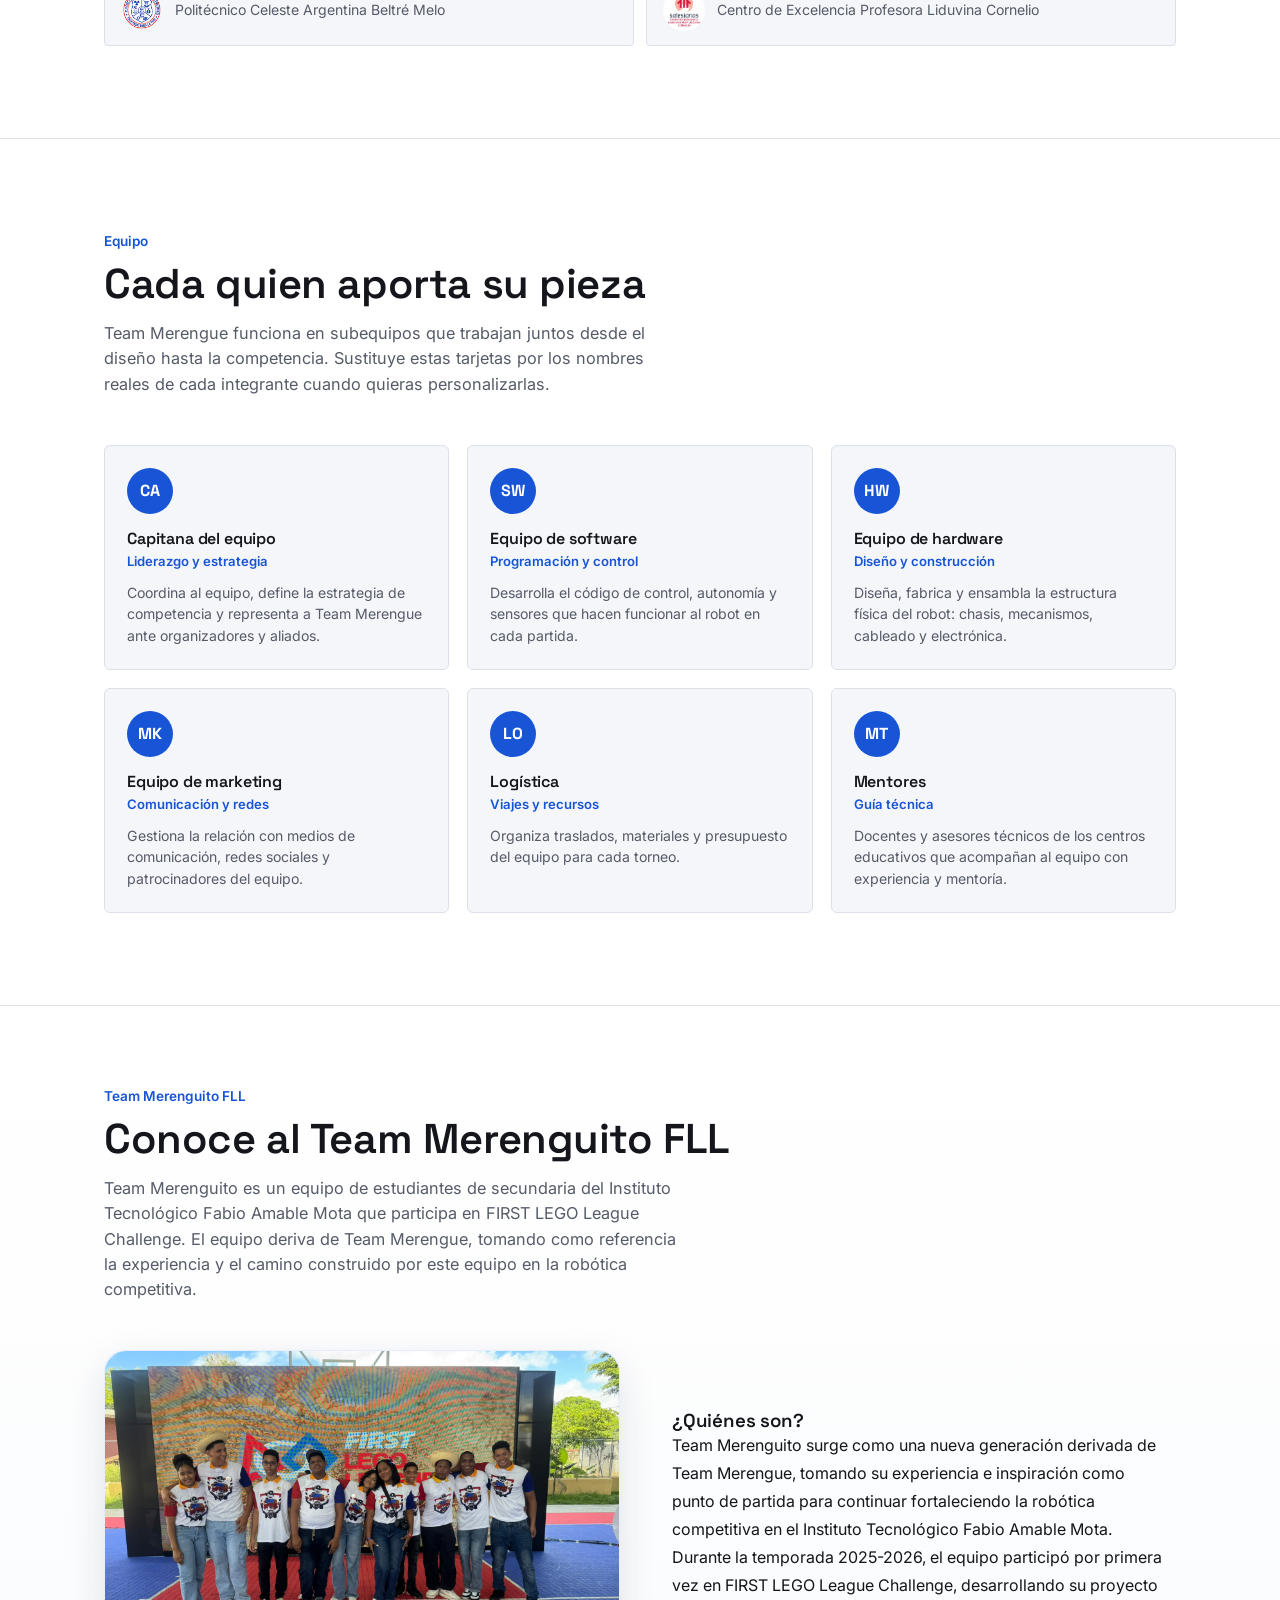
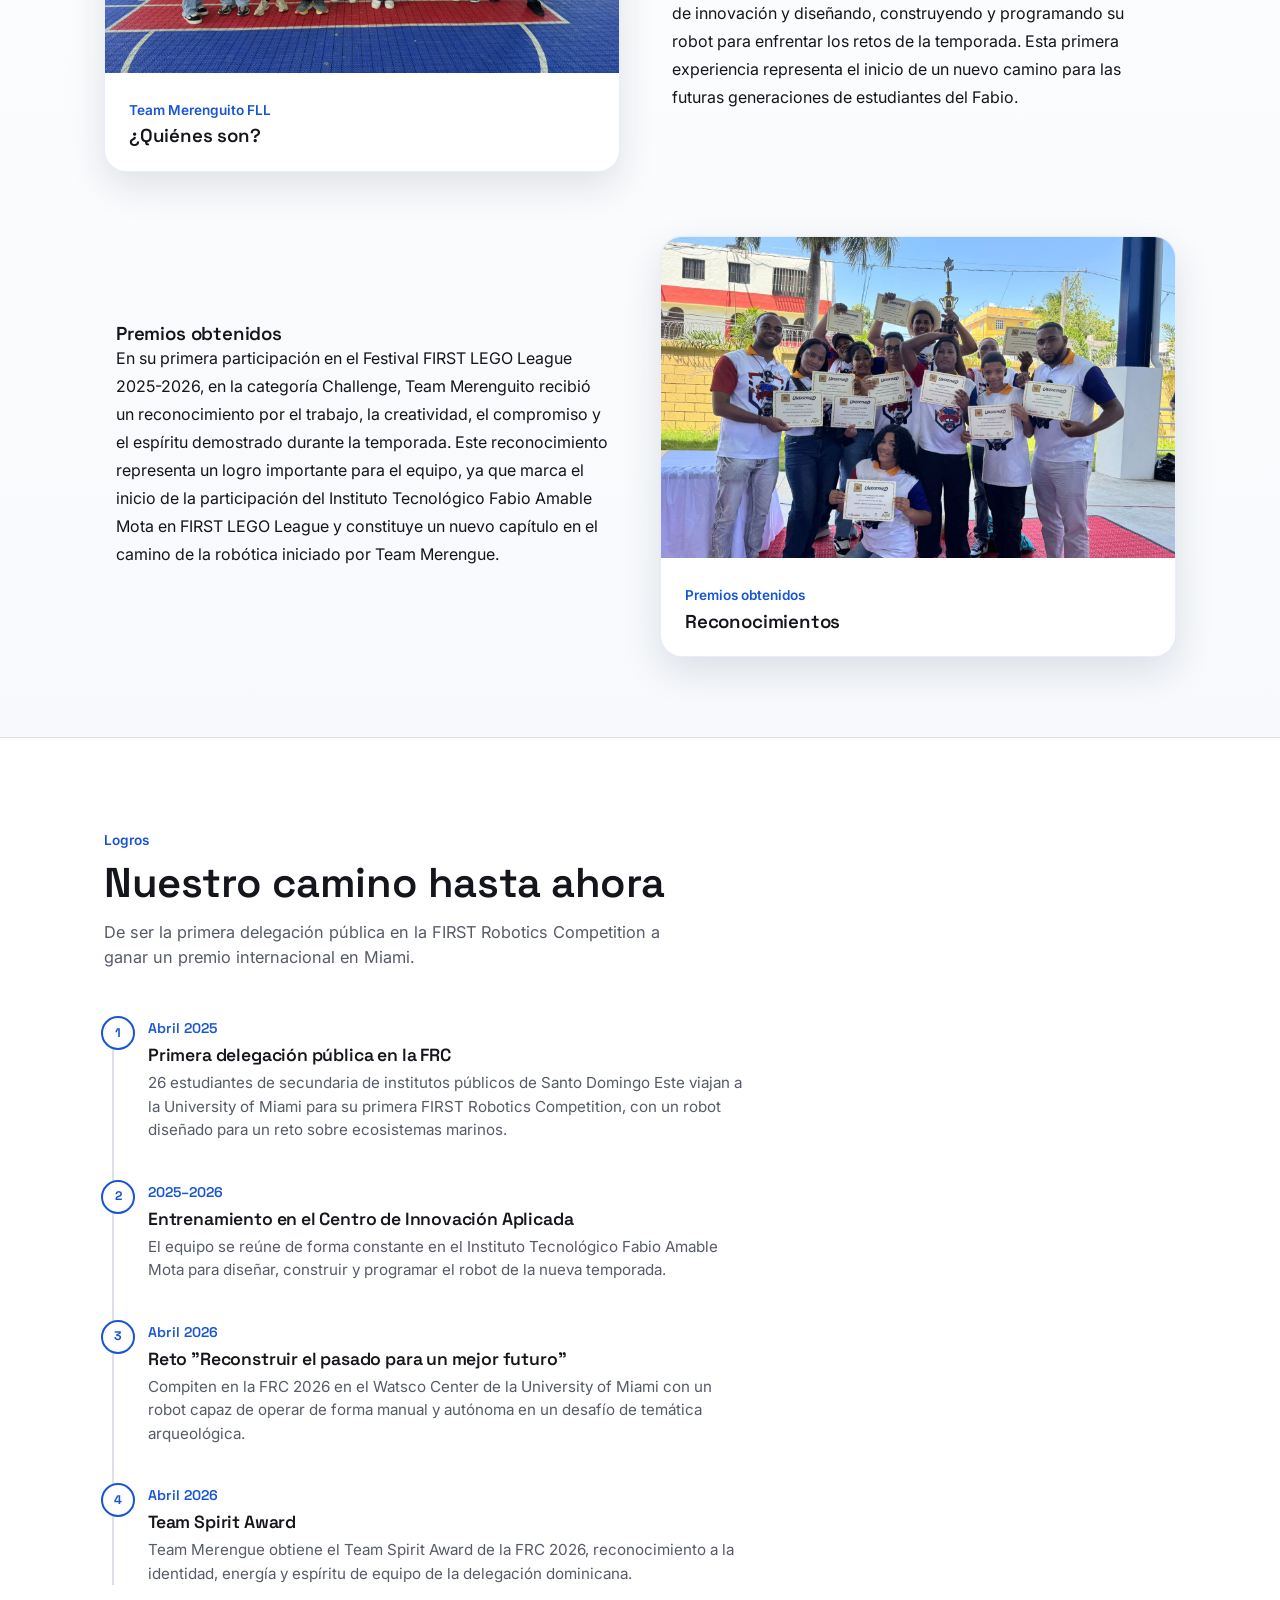
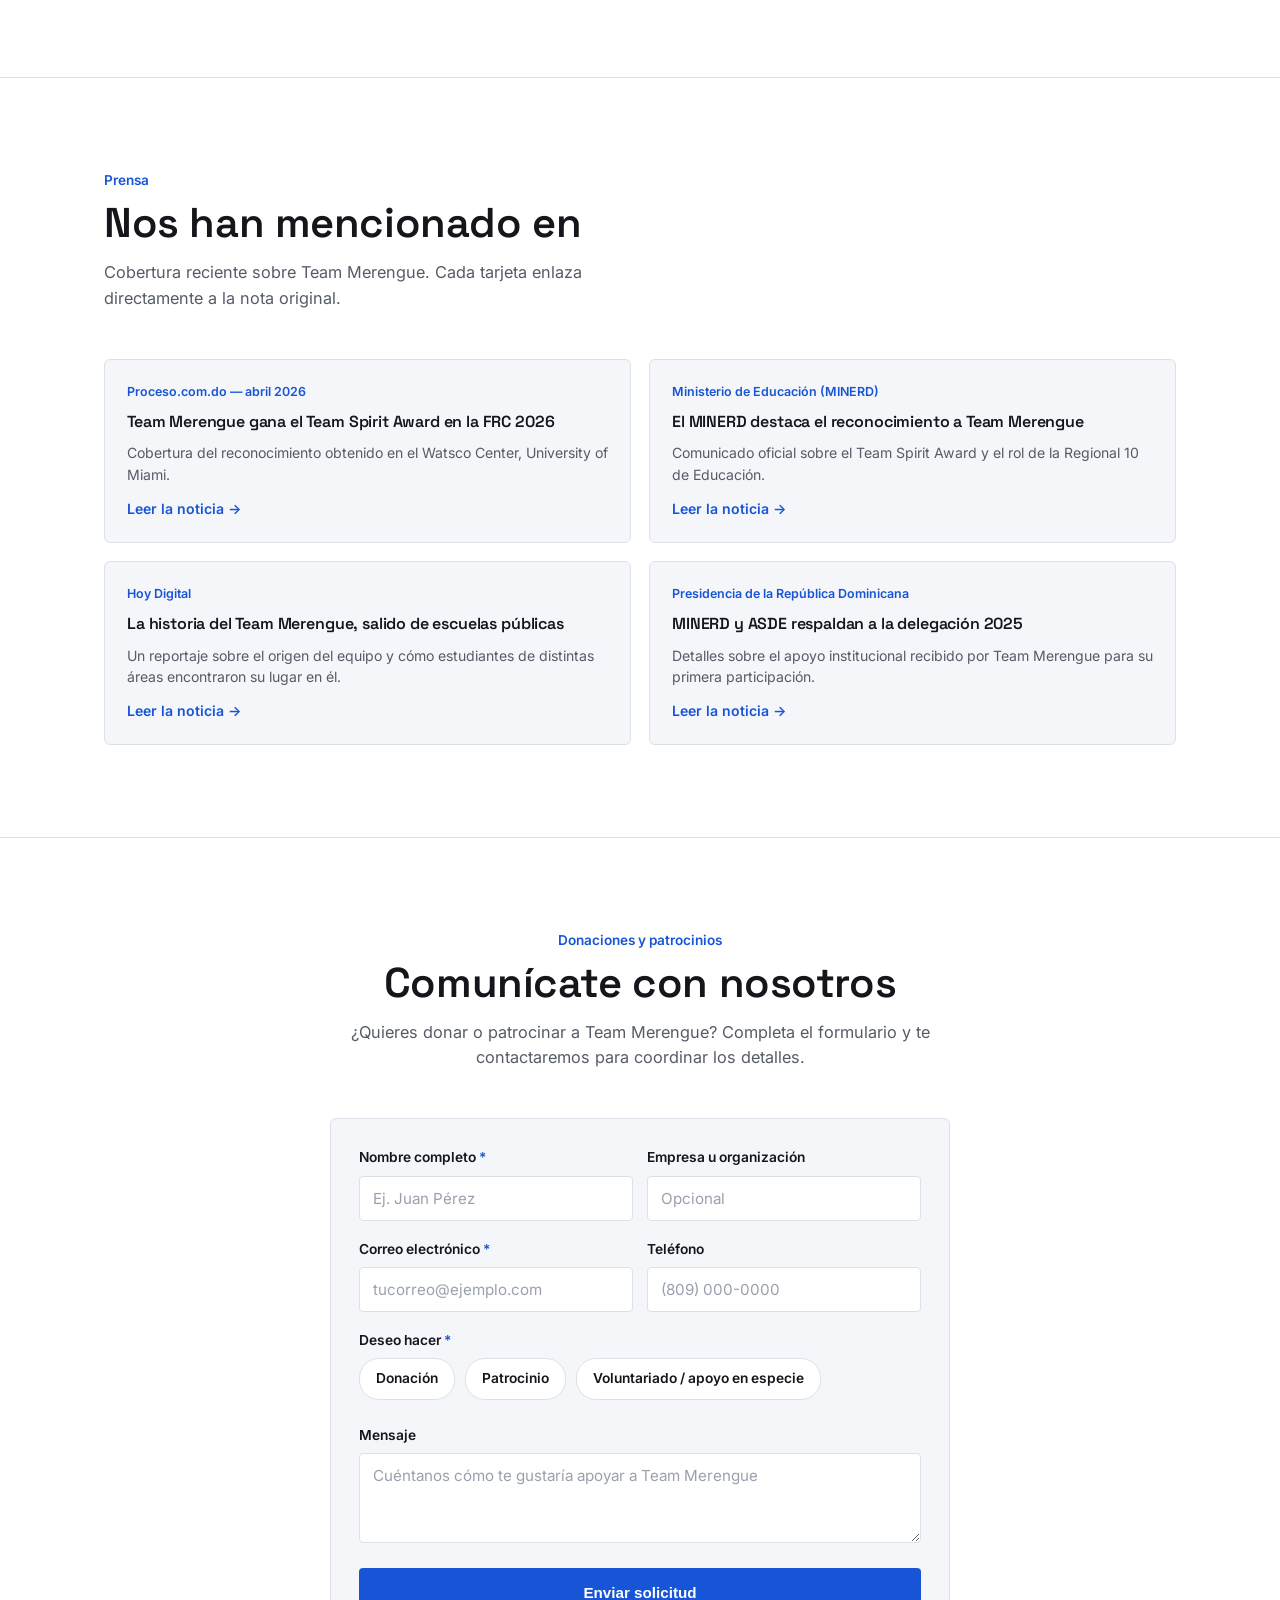
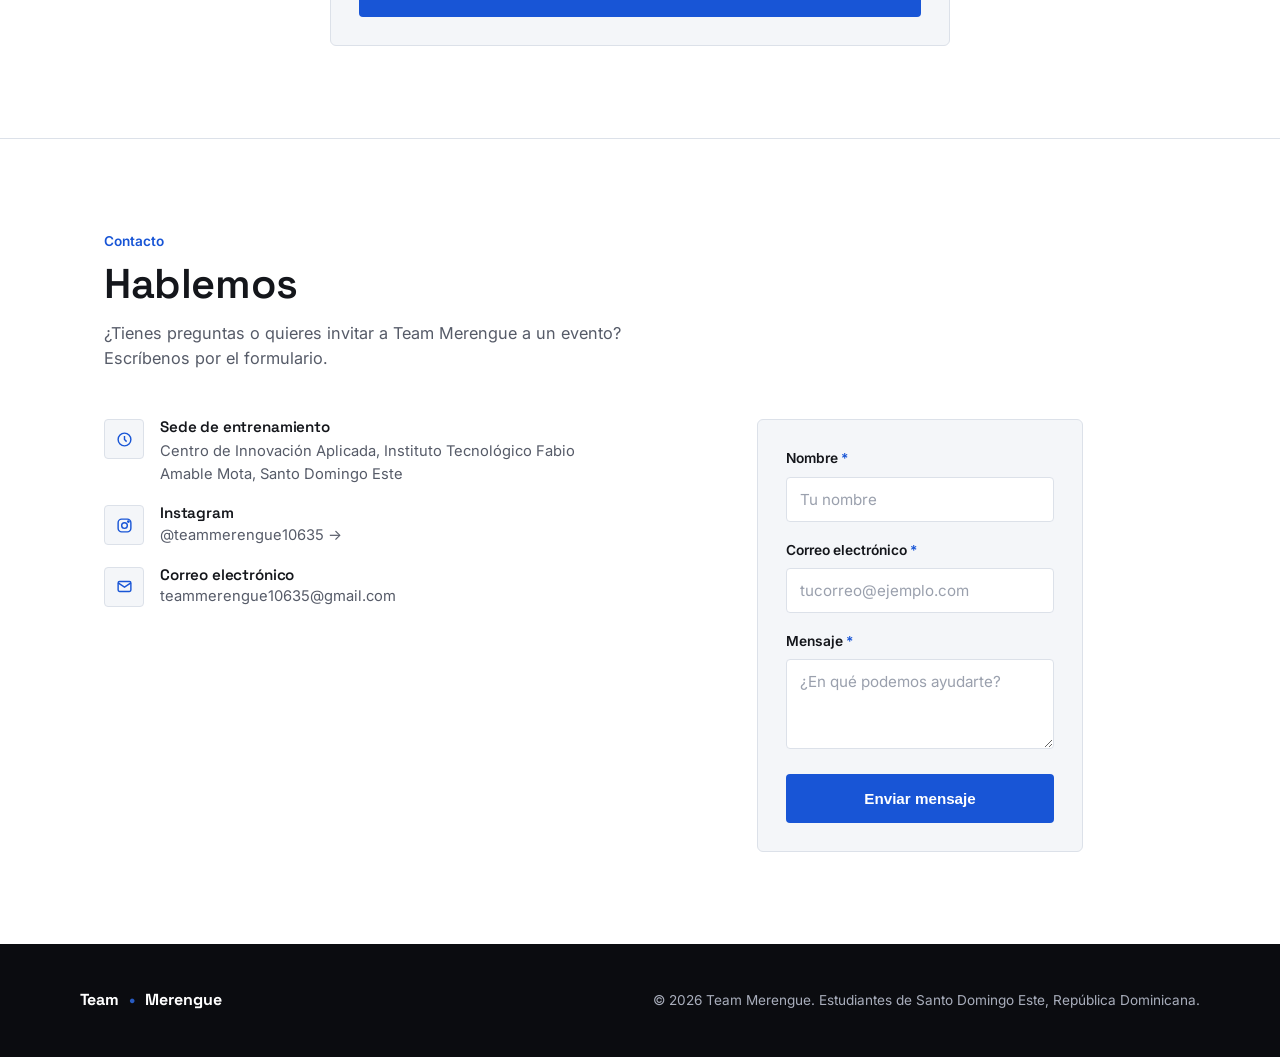
<file: index.html.html>
<!DOCTYPE html>
<html lang="es">

<head>
    <meta charset="UTF-8">
    <meta name="viewport" content="width=device-width, initial-scale=1, viewport-fit=cover">

    <title>Team Merengue — Equipo de Robótica</title>

    <link rel="stylesheet" href="style (1).css">

    <link rel="preconnect" href="https://fonts.googleapis.com">
    <link rel="preconnect" href="https://fonts.gstatic.com" crossorigin>

    <link href="https://fonts.googleapis.com/css2?family=Space+Grotesk:wght@500;600;700&family=Inter:wght@400;500;600;700&display=swap" rel="stylesheet">




</head>

<body>

    <!-- =========================================
         ENCABEZADO Y NAVEGACIÓN
         ========================================= -->

    <header>

        <div class="wrap nav-inner">

            <div class="brand">

    <img
        class="brand-logo"
        src="ChatGPT Image 23 sept 2026, 11_31_50.png"
        alt="Team Merengue">

    <span class="brand-text">
        Team<span class="dot" style="color:#285bc1">•</span>Merengue
    </span>

</div>


            <button
                class="menu-toggle"
                id="menuToggle"
                aria-label="Abrir menú"
                aria-expanded="false">

                <svg width="20" height="20" viewBox="0 0 24 24" fill="none" stroke="currentColor" stroke-width="2">
                    <line x1="3" y1="6" x2="21" y2="6"/>
                    <line x1="3" y1="12" x2="21" y2="12"/>
                    <line x1="3" y1="18" x2="21" y2="18"/>
                </svg>

            </button>


            <nav class="links" id="navLinks">

                <a href="#inicio">Inicio</a>

                <details class="has-sub">

                    <summary>

                        Nosotros

                        <svg width="12" height="12" viewBox="0 0 24 24" fill="none" stroke="currentColor" stroke-width="2.5">
                            <path d="M6 9l6 6 6-6"/>
                        </svg>

                    </summary>

                    <ul class="submenu">

                        <li>
                            <a href="#nosotros">Quiénes somos</a>
                        </li>

                        <li>
                            <a href="#vision">Visión</a>
                        </li>

                        <li>
                            <a href="#mision">Misión</a>
                        </li>

                        <li>
                            <a href="#valores">Valores</a>
                        </li>

                    </ul>

                </details>

                <a href="#equipo">Equipo</a>

                <a href="#logros">Logros</a>

                <a href="#team-merenguito">Team Merenguito FLL</a>

                <a href="#prensa">Prensa</a>

                <a href="#contacto">Contacto</a>

                <a href="#patrocinios" class="nav-cta">
                    Donar / Patrocinar
                </a>

            </nav>

        </div>

    </header>



    <!-- =========================================
         INICIO
         ========================================= -->

    <section
        id="inicio"
        class="hero"
        style="border-bottom: none; padding-bottom: 0;">

        <div class="hero-top">

            <div class="eyebrow">

                <span class="pulse"></span>

                Estudiantes de escuelas públicas en la FIRST Robotics Competition

            </div>


            <div class="logo-banner">

                <img
                    class="banner-background"
                    src="fofto de fondo.jpg"
                    alt="Fondo Team Merengue">


                <!-- =====================================
                     CARRUSEL PRINCIPAL DE FONDOS
                     ===================================== -->

                <div class="hero-bg-carousel" aria-hidden="true">
                    <div class="hero-bg-slide is-active" style="background-image:url('ft5.jpg');"></div>
                    <div class="hero-bg-slide" style="background-image:url('ft3.jpg');"></div>
                    <div class="hero-bg-slide" style="background-image:url('ft2.jpg');"></div>
                    <div class="hero-bg-slide" style="background-image:url('ft1.jpg');"></div>
                    <div class="hero-bg-slide" style="background-image:url('ft4.jpg');"></div>
                    <div class="hero-bg-slide" style="background-image:url('EQUIPOO\ \(6\).jpg');"></div>
                    <div class="hero-bg-slide" style="background-image:url('EQUIPOO\ \(4\).jpg');"></div>
                    <div class="hero-bg-slide" style="background-image:url('EQUIPOO\ \(5\).jpg');"></div>
                    <div class="hero-bg-overlay"></div>
                </div>

                <!-- =====================================
                     LOGO DEL EQUIPO
                     ===================================== -->

                <div class="logo-mark">

                    <img
                        src="ChatGPT Image 23 sept 2026, 11_31_50.png"
                        alt="Logo de Team Merengue">

                </div>



                <!-- =====================================
                     BOTONES PRINCIPALES
                     ===================================== -->

                <div class="hero-actions">

                    <a
                        href="#patrocinios"
                        class="btn btn-primary">

                        Quiero donar o patrocinar

                    </a>


                    <a
                        href="#nosotros"
                        class="btn btn-outline-dark">

                        Conócenos

                    </a>

                </div>

            </div>

        </div>



        <!-- =========================================
             MENSAJE PRINCIPAL
             ========================================= -->

        <div class="word-panel">

            <div class="big-word">
                Orgullo dominicano.
            </div>


            <p>

                De ser la primera delegación de escuelas públicas
                dominicanas en la FIRST Robotics Competition a ganar
                el <strong>Team Spirit Award</strong> en Miami:

                Team Merengue sigue construyendo, aprendiendo
                y compitiendo, un robot a la vez.

            </p>

        </div>



        <!-- =========================================
             TARJETAS PRINCIPALES
             ========================================= -->

        <div class="feature-blocks">


            <!-- TARJETA: NOSOTROS -->

            <div class="feature-block reveal">

                <div class="fb-art">

                    <img
                        src="fofto de fondo.jpg"
                        alt="Conoce quiénes somos"
                        class="feature-image">

                </div>


                <div class="fb-text">

                    <h3>
                        Conoce quiénes somos
                    </h3>


                    <p>

                        Descubre cómo nació Team Merengue,
                        qué escuelas lo integran y cuál es
                        nuestra visión, misión y valores.

                    </p>


                    <a
                        href="#nosotros"
                        class="btn btn-blue">

                        Conocer al equipo →

                    </a>

                </div>

            </div>



            <!-- TARJETA: PREMIOS OBTENIDOS -->
            <div class="feature-block reveal premios-card">

                <div class="fb-art premios-art">

                    <div class="premios-slider">

                        <img
                            id="premioImagen"
                            src="LOGROS.jpg"
                            alt="Premio obtenido de Team Merengue"
                            class="feature-image premio-imagen">

                        <button
                            type="button"
                            class="premio-btn premio-prev"
                            id="premioPrev"
                            aria-label="Premio anterior">
                            &#10094;
                        </button>

                        <button
                            type="button"
                            class="premio-btn premio-next"
                            id="premioNext"
                            aria-label="Premio siguiente">
                            &#10095;
                        </button>

                    </div>

                </div>

                <div class="fb-text premios-text">

                    <div class="kicker">Premios obtenidos</div>

                    <span id="premioNumero" class="premio-numero">
                        01 / 04
                    </span>

                    <h3 id="premioTitulo">
                        Team Spirit Award
                    </h3>

                    <p id="premioDescripcion">
                        Reconocimiento obtenido por Team Merengue en la FRC 2026.
                        Esta información puede editarse posteriormente.
                    </p>

                    <div class="premio-puntos" id="premioPuntos"></div>

                    <a href="#logros" class="btn btn-blue">
                        Ver nuestros logros →
                    </a>

                </div>

            </div>


            <!-- =========================================
                 FIGURAS IMPORTANTES
                 ========================================= -->

            <div class="feature-block reveal figuras-card">


                <!-- =====================================
                     ÁREA DE IMAGEN
                     ===================================== -->

                <div class="fb-art figuras-art">

                    <div class="figuras-slider">


                        <!-- IMAGEN PRINCIPAL -->

                        <img
                            id="figuraImagen"
                            src="EMBAJADORA DE LOS ESTADOS UNIDOS Y EL MINISTRO LUIS MIGUE DE CAMPS.jpg"
                            alt="Figura importante de Team Merengue"
                            class="figura-imagen">



                        <!-- BOTÓN ANTERIOR -->

                        <button
                            type="button"
                            class="figura-btn figura-prev"
                            id="figuraPrev"
                            aria-label="Figura anterior">

                            &#10094;

                        </button>



                        <!-- BOTÓN SIGUIENTE -->

                        <button
                            type="button"
                            class="figura-btn figura-next"
                            id="figuraNext"
                            aria-label="Figura siguiente">

                            &#10095;

                        </button>

                    </div>

                </div>



                <!-- =====================================
                     ÁREA DE INFORMACIÓN
                     ===================================== -->

                <div class="fb-text figuras-text">

                    <div class="figura-contenido">


                        <!-- TÍTULO DE LA SECCIÓN -->

                        <div class="kicker">
                            Figuras importantes
                        </div>



                        <!-- NÚMERO DE LA FIGURA -->

                        <span
                            id="figuraNumero"
                            class="figura-numero">

                            01 / 04

                        </span>



                        <!-- NOMBRE DE LA FIGURA -->

                        <h3 id="figuraNombre">

                            Embajadora de los Estados Unidos
                            en República Dominicana

                        </h3>



                        <!-- DESCRIPCIÓN DE LA FIGURA -->

                        <p id="figuraDescripcion">

                            El viernes 18 de septiembre de 2026,
                            en el marco de la visita oficial de
                            la embajadora de los Estados Unidos
                            al Ministerio de Educación, el
                            Departamento de Informática Educativa
                            realizó una exhibición de los recursos
                            de robótica presentes en las escuelas
                            públicas.

                            En esta actividad tuvimos el honor
                            de compartir con la embajadora y
                            mostrarle nuestros proyectos.

                        </p>



                        <!-- PUNTOS DEL CARRUSEL -->

                        <div
                            class="figura-puntos"
                            id="figuraPuntos">

                        </div>

                    </div>

                </div>

            </div>



            <!-- =========================================
                 TARJETA: PRENSA
                 ========================================= -->

            <div class="feature-block reveal">

                <div class="fb-art">
                    

                       <img
                        src="Mencionado.jpg"
                        alt="mencionado"
                        class="feature-image">

                </div>


                <div class="fb-text">

                    <h3>
                        Nos han mencionado en
                    </h3>


                    <p>

                        Lee la cobertura de prensa nacional
                        y del MINERD sobre nuestra participación
                        nacional e internacional.

                    </p>


                    <a
                        href="#prensa"
                        class="btn btn-blue">

                        Ir a prensa →

                    </a>

                </div>

            </div>



            <!-- =========================================
                 TARJETA: DONACIONES
                 ========================================= -->

            <div class="feature-block reveal  dona-card">

                <div class="fb-art">

                     <img
                        src="participa o dona.jpg"
                        alt="dona"
                        class="feature-image">

                </div>


                <div class="fb-text">

                    <h3>
                        Dona o patrocina
                    </h3>


                    <p>

                        Cada torneo requiere inscripción,
                        materiales, boletos y traslado
                        del robot. Tu aporte cuenta.

                    </p>


                    <a
                        href="#patrocinios"
                        class="btn btn-primary">

                        Quiero apoyar →

                    </a>

                </div>

            </div>

        </div>

    </section>



    <!-- =========================================
         NOSOTROS
         ========================================= -->

    <section id="nosotros">

        <div class="wrap">


            <div class="section-head reveal">

                <div class="kicker">
                    Nosotros
                </div>


                <h2>
                    De escuelas públicas al escenario internacional
                </h2>


                <p>

                    Team Merengue nació como la primera delegación
                    de centros educativos públicos dominicanos
                    en competir en la FIRST Robotics Competition,
                    uno de los torneos de robótica estudiantil
                    más grandes del mundo.

                </p>

            </div>



            <div class="about-grid">


                <div class="about-copy reveal">

                    <p>

                        El equipo está integrado por estudiantes
                        de secundaria de institutos públicos de
                        la <strong>Regional 10 de Educación</strong>
                        (Distrito Educativo 10-03), en Santo
                        Domingo Este, que se preparan durante meses
                        diseñando, construyendo y programando
                        un robot para enfrentar el reto anual
                        planteado por la organización FIRST.

                    </p>


                    <p>

                        En su participación de 2025 construyeron
                        un robot para un reto sobre ecosistemas
                        marinos; en 2026 compitieron con el reto
                        <strong>"Reconstruir el pasado para un mejor futuro"</strong>,
                        de temática arqueológica, y obtuvieron
                        el <strong>Team Spirit Award</strong>
                        en el Watsco Center de la University
                        of Miami.

                    </p>

                </div>



                <div class="stat-grid reveal">


                    <div class="stat">

                        <div class="num">
                            26
                        </div>

                        <div class="cap">
                            Estudiantes en la delegación 2025
                        </div>

                    </div>


                    <div class="stat">

                        <div class="num">
                            4
                        </div>

                        <div class="cap">
                            Centros educativos públicos
                        </div>

                    </div>


                    <div class="stat">

                        <div class="num">
                            2025
                        </div>

                        <div class="cap">
                            Primera participación en FRC
                        </div>

                    </div>


                    <div class="stat">

                        <div class="num">
                            2026
                        </div>

                        <div class="cap">
                            Team Spirit Award, Miami
                        </div>

                    </div>

                </div>

            </div>



            <!-- =====================================
                 VISIÓN, MISIÓN Y VALORES
                 ===================================== -->

            <div class="mvv-grid">


                <div
                    class="mvv-card reveal"
                    id="vision">

                    <div class="ico">

                        <svg
                            width="17"
                            height="17"
                            viewBox="0 0 24 24"
                            fill="none"
                            stroke="currentColor"
                            stroke-width="2">

                            <path d="M2 12s4-7 10-7 10 7 10 7-4 7-10 7-10-7-10-7Z"/>
                            <circle cx="12" cy="12" r="3"/>

                        </svg>

                    </div>


                    <h3>
                        Visión
                    </h3>


                    <p>

                        Que cada vez más estudiantes de escuelas
                        públicas dominicanas tengan la oportunidad
                        de competir en robótica de alto nivel,
                        sin que su centro educativo sea una barrera.

                    </p>

                </div>



                <div
                    class="mvv-card reveal"
                    id="mision">

                    <div class="ico">

                        <svg
                            width="17"
                            height="17"
                            viewBox="0 0 24 24"
                            fill="none"
                            stroke="currentColor"
                            stroke-width="2">

                            <path d="M12 2 3 7l9 5 9-5-9-5Z"/>
                            <path d="M3 12l9 5 9-5"/>
                            <path d="M3 17l9 5 9-5"/>

                        </svg>

                    </div>


                    <h3>
                        Misión
                    </h3>


                    <p>

                        Formar a estudiantes de la Regional 10
                        en diseño mecánico, programación y trabajo
                        en equipo, y representar a la República
                        Dominicana en la FIRST Robotics Competition.

                    </p>

                </div>



                <div
                    class="mvv-card reveal"
                    id="valores">

                    <div class="ico">

                        <svg
                            width="17"
                            height="17"
                            viewBox="0 0 24 24"
                            fill="none"
                            stroke="currentColor"
                            stroke-width="2">

                            <path d="M12 21c-4-3-8-6.5-8-11a8 8 0 0 1 16 0c0 4.5-4 8-8 11Z"/>
                            <circle cx="12" cy="10" r="3"/>

                        </svg>

                    </div>


                    <h3>
                        Valores
                    </h3>


                    <p>

                        Trabajo en equipo, orgullo nacional e inclusión:
                        en Team Merengue caben tanto quienes vienen
                        de las áreas técnicas como quienes aportan
                        desde comunicación, logística o idiomas.

                    </p>

                </div>

            </div>



            <!-- =====================================
                 CENTROS EDUCATIVOS
                 ===================================== -->

            <div class="schools-list reveal">

                <h3>
                    Centros educativos que integran el equipo
                </h3>


                <div class="schools-grid">


                    <div class="school-item">

                        <img
                        src="salesiano hainamos.jpg"
                        alt="dona"
                        class="school-logo">
                        

                        Instituto Politécnico Salesiano Hainamosa

                    </div>



                    <div class="school-item">

                        <img
                        src="itfam.jpg"
                        alt="dona"
                        class="school-logo">
                        

                        Instituto Tecnológico Fabio Amable Mota

                    </div>



                    <div class="school-item">

                        <img
                        src="celeste beltre melo.png"
                        alt="dona"
                        class="school-logo">

                        Politécnico Celeste Argentina Beltré Melo

                    </div>



                    <div class="school-item">

                         <img
                        src="liduvina.jpg"
                        alt="dona"
                        class="school-logo">
                        

                        Centro de Excelencia Profesora Liduvina Cornelio

                    </div>

                </div>

            </div>

        </div>

    </section>



    <!-- =========================================
         EQUIPO
         ========================================= -->

    <section id="equipo">

        <div class="wrap">


            <div class="section-head reveal">

                <div class="kicker">
                    Equipo
                </div>


                <h2>
                    Cada quien aporta su pieza
                </h2>


                <p>

                    Team Merengue funciona en subequipos que
                    trabajan juntos desde el diseño hasta la
                    competencia. Sustituye estas tarjetas
                    por los nombres reales de cada integrante
                    cuando quieras personalizarlas.

                </p>

            </div>



            <div class="team-grid">


                <div class="team-card reveal">

                    <div class="avatar">
                        CA
                    </div>

                    <h3>
                        Capitana del equipo
                    </h3>

                    <div class="role">
                        Liderazgo y estrategia
                    </div>

                    <p class="desc">

                        Coordina al equipo, define la estrategia
                        de competencia y representa a Team Merengue
                        ante organizadores y aliados.

                    </p>

                </div>



                <div class="team-card reveal">

                    <div class="avatar">
                        SW
                    </div>

                    <h3>
                        Equipo de software
                    </h3>

                    <div class="role">
                        Programación y control
                    </div>

                    <p class="desc">

                        Desarrolla el código de control,
                        autonomía y sensores que hacen funcionar
                        al robot en cada partida.

                    </p>

                </div>



                <div class="team-card reveal">

                    <div class="avatar">
                        HW
                    </div>

                    <h3>
                        Equipo de hardware
                    </h3>

                    <div class="role">
                        Diseño y construcción
                    </div>

                    <p class="desc">

                        Diseña, fabrica y ensambla la estructura
                        física del robot: chasis, mecanismos,
                        cableado y electrónica.

                    </p>

                </div>



                <div class="team-card reveal">

                    <div class="avatar">
                        MK
                    </div>

                    <h3>
                        Equipo de marketing
                    </h3>

                    <div class="role">
                        Comunicación y redes
                    </div>

                    <p class="desc">

                        Gestiona la relación con medios de
                        comunicación, redes sociales y
                        patrocinadores del equipo.

                    </p>

                </div>



                <div class="team-card reveal">

                    <div class="avatar">
                        LO
                    </div>

                    <h3>
                        Logística
                    </h3>

                    <div class="role">
                        Viajes y recursos
                    </div>

                    <p class="desc">

                        Organiza traslados, materiales y
                        presupuesto del equipo para cada torneo.

                    </p>

                </div>



                <div class="team-card reveal">

                    <div class="avatar">
                        MT
                    </div>

                    <h3>
                        Mentores
                    </h3>

                    <div class="role">
                        Guía técnica
                    </div>

                    <p class="desc">

                        Docentes y asesores técnicos de los centros
                        educativos que acompañan al equipo con
                        experiencia y mentoría.

                    </p>

                </div>

            </div>

        </div>

    </section>



    <!-- =========================================
         TEAM MERENGUITO FLL
         ========================================= -->
    <section id="team-merenguito" class="team-merenguito-section">

        <div class="wrap">

            <div class="section-head reveal">
                <div class="kicker">Team Merenguito FLL</div>
                <h2>Conoce al Team Merenguito FLL</h2>
                <p>
                    Team Merenguito es un equipo de estudiantes de secundaria del Instituto Tecnológico 
                    Fabio Amable Mota que participa en FIRST LEGO League Challenge. El equipo deriva de
                    Team Merengue, tomando como referencia la experiencia y el camino construido por 
                    este equipo en la robótica competitiva.
                </p>
            </div>

            <div class="merenguito-row merenguito-row-one reveal">

                <div class="merenguito-card">

                    <div class="merenguito-image-wrap">
                        <img
                            src="fll.jpg"
                            alt="Team Merenguito FLL"
                            class="merenguito-image">
                    </div>

                    <div class="merenguito-card-body">
                        <span class="kicker">Team Merenguito FLL</span>
                        <h3>¿Quiénes son?</h3>
                    </div>

                </div>

                <div class="merenguito-copy">

                    <h3>¿Quiénes son?</h3>

                    <p>
                        Team Merenguito surge como una nueva generación derivada de Team Merengue, 
                        tomando su experiencia e inspiración como punto de partida para continuar
                         fortaleciendo la robótica competitiva en el Instituto Tecnológico Fabio Amable
                          Mota. 
                          
                          Durante la temporada 2025-2026, el equipo participó por primera vez en 
                          FIRST LEGO League Challenge, desarrollando su proyecto de innovación y
                           diseñando, construyendo y programando su robot para enfrentar los retos 
                           de la temporada. Esta primera experiencia representa el inicio de un nuevo 
                           camino para las futuras generaciones de estudiantes del Fabio.

                    </p>

                </div>

            </div>

            <div class="merenguito-row merenguito-row-two reveal">

                <div class="merenguito-copy">

                    <h3>Premios obtenidos</h3>

                    <p>
                       En su primera participación en el Festival FIRST LEGO League 2025-2026,
                       en la categoría Challenge, Team Merenguito recibió un reconocimiento por
                      el trabajo, la creatividad, el compromiso y el espíritu demostrado durante la temporada.

                       Este reconocimiento representa un logro importante para el equipo, ya que marca 
                       el inicio de la participación del Instituto Tecnológico Fabio Amable Mota en FIRST
                        LEGO League y constituye un nuevo capítulo en el camino de la robótica iniciado 
                        por Team Merengue.
                    </p>

                </div>

                <div class="merenguito-card merenguito-award-card">

                    <div class="merenguito-image-wrap">
                        <img
                            src="premio y reconocimiento.jpg"
                            alt="Premios obtenidos por Team Merenguito FLL"
                            class="merenguito-image">
                    </div>

                    <div class="merenguito-card-body">
                        <span class="kicker">Premios obtenidos</span>
                        <h3>Reconocimientos</h3>
                    </div>

                </div>

            </div>

        </div>

    </section>


    <!-- =========================================
         LOGROS
         ========================================= -->

    <section id="logros">

        <div class="wrap">


            <div class="section-head reveal">

                <div class="kicker">
                    Logros
                </div>


                <h2>
                    Nuestro camino hasta ahora
                </h2>


                <p>

                    De ser la primera delegación pública en la
                    FIRST Robotics Competition a ganar un premio
                    internacional en Miami.

                </p>

            </div>



            <div class="timeline">


                <div
                    class="tl-item reveal"
                    data-n="1">

                    <div class="year">
                        Abril 2025
                    </div>


                    <h3>
                        Primera delegación pública en la FRC
                    </h3>


                    <p>

                        26 estudiantes de secundaria de institutos
                        públicos de Santo Domingo Este viajan a la
                        University of Miami para su primera FIRST
                        Robotics Competition, con un robot diseñado
                        para un reto sobre ecosistemas marinos.

                    </p>

                </div>



                <div
                    class="tl-item reveal"
                    data-n="2">

                    <div class="year">
                        2025–2026
                    </div>


                    <h3>
                        Entrenamiento en el Centro de Innovación Aplicada
                    </h3>


                    <p>

                        El equipo se reúne de forma constante en
                        el Instituto Tecnológico Fabio Amable Mota
                        para diseñar, construir y programar el robot
                        de la nueva temporada.

                    </p>

                </div>



                <div
                    class="tl-item reveal"
                    data-n="3">

                    <div class="year">
                        Abril 2026
                    </div>


                    <h3>
                        Reto "Reconstruir el pasado para un mejor futuro"
                    </h3>


                    <p>

                        Compiten en la FRC 2026 en el Watsco Center
                        de la University of Miami con un robot capaz
                        de operar de forma manual y autónoma en un
                        desafío de temática arqueológica.

                    </p>

                </div>



                <div
                    class="tl-item reveal"
                    data-n="4">

                    <div class="year">
                        Abril 2026
                    </div>


                    <h3>
                        Team Spirit Award
                    </h3>


                    <p>

                        Team Merengue obtiene el Team Spirit Award
                        de la FRC 2026, reconocimiento a la identidad,
                        energía y espíritu de equipo de la delegación
                        dominicana.

                    </p>

                </div>

            </div>

        </div>

    </section>



    <!-- =========================================
         PRENSA
         ========================================= -->

    <section id="prensa">

        <div class="wrap">


            <div class="section-head reveal">

                <div class="kicker">
                    Prensa
                </div>


                <h2>
                    Nos han mencionado en
                </h2>


                <p>

                    Cobertura reciente sobre Team Merengue.
                    Cada tarjeta enlaza directamente a la
                    nota original.

                </p>
         
            </div>



            <div class="press-grid">


                <a
                    class="press-card reveal"
                    href="https://proceso.com.do/2026/04/12/estudiantes-dominicanos-reciben-reconocimiento-team-spirit-award-en-first-robotics-competition-2026/"
                    target="_blank"
                    rel="noopener">


                    <div class="src">
                        Proceso.com.do — abril 2026
                    </div>


                    <h3>
                        Team Merengue gana el Team Spirit Award en la FRC 2026
                    </h3>


                    <p>

                        Cobertura del reconocimiento obtenido
                        en el Watsco Center, University of Miami.

                    </p>


                    <span class="go">
                        Leer la noticia →
                    </span>

                </a>



                <a
                    class="press-card reveal"
                    href="https://www.ministeriodeeducacion.gob.do/comunicaciones/noticias/ministerio-de-educacion-destaca-reconocimiento-internacional-a-team-merengue-en-la-frc-2026-por-su-espiritu-de-equipo"
                    target="_blank"
                    rel="noopener">


                    <div class="src">
                        Ministerio de Educación (MINERD)
                    </div>


                    <h3>
                        El MINERD destaca el reconocimiento a Team Merengue
                    </h3>


                    <p>

                        Comunicado oficial sobre el Team Spirit Award
                        y el rol de la Regional 10 de Educación.

                    </p>


                    <span class="go">
                        Leer la noticia →
                    </span>

                </a>



                <a
                    class="press-card reveal"
                    href="https://hoy.com.do/vivir/robot-juega-baloncesto-historia-team-merengue-salio-escuelas-publicas-dominicanas_1081232.html"
                    target="_blank"
                    rel="noopener">


                    <div class="src">
                        Hoy Digital
                    </div>


                    <h3>
                        La historia del Team Merengue, salido de escuelas públicas
                    </h3>


                    <p>

                        Un reportaje sobre el origen del equipo
                        y cómo estudiantes de distintas áreas
                        encontraron su lugar en él.

                    </p>


                    <span class="go">
                        Leer la noticia →
                    </span>

                </a>



                <a
                    class="press-card reveal"
                    href="https://presidencia.gob.do/noticias/ministerio-de-educacion-y-alcaldia-de-santo-domingo-este-respaldan-talento-estudiantil-en"
                    target="_blank"
                    rel="noopener">


                    <div class="src">
                        Presidencia de la República Dominicana
                    </div>


                    <h3>
                        MINERD y ASDE respaldan a la delegación 2025
                    </h3>


                    <p>

                        Detalles sobre el apoyo institucional
                        recibido por Team Merengue para su
                        primera participación.

                    </p>


                    <span class="go">
                        Leer la noticia →
                    </span>

                </a>

            </div>

        </div>

    </section>



    <!-- =========================================
         DONACIONES Y PATROCINIOS
         ========================================= -->

    <section id="patrocinios">

        <div class="wrap">


            <div
                class="section-head reveal"
                style="margin-left:auto;margin-right:auto;text-align:center;">


                <div class="kicker">
                    Donaciones y patrocinios
                </div>


                <h2>
                    Comunícate con nosotros
                </h2>


                <p style="margin-left:auto;margin-right:auto;">

                    ¿Quieres donar o patrocinar a Team Merengue?
                    Completa el formulario y te contactaremos
                    para coordinar los detalles.

                </p>

            </div>



            <form
                id="sponsorForm"
                class="reveal"
                novalidate>


                <div class="field-row">


                    <div
                        class="field"
                        id="f-nombre">


                        <label for="s-nombre">

                            Nombre completo
                            <span class="req">*</span>

                        </label>


                        <input
                            type="text"
                            id="s-nombre"
                            name="nombre"
                            placeholder="Ej. Juan Pérez">


                        <div class="error-msg">
                            Por favor escribe tu nombre.
                        </div>

                    </div>



                    <div
                        class="field"
                        id="f-empresa">


                        <label for="s-empresa">
                            Empresa u organización
                        </label>


                        <input
                            type="text"
                            id="s-empresa"
                            name="empresa"
                            placeholder="Opcional">

                    </div>

                </div>



                <div class="field-row">


                    <div
                        class="field"
                        id="f-correo">


                        <label for="s-correo">

                            Correo electrónico
                            <span class="req">*</span>

                        </label>


                        <input
                            type="email"
                            id="s-correo"
                            name="correo"
                            placeholder="tucorreo@ejemplo.com">


                        <div class="error-msg">
                            Ingresa un correo válido.
                        </div>

                    </div>



                    <div
                        class="field"
                        id="f-telefono">


                        <label for="s-telefono">
                            Teléfono
                        </label>


                        <input
                            type="tel"
                            id="s-telefono"
                            name="telefono"
                            placeholder="(809) 000-0000">

                    </div>

                </div>



                <div
                    class="field"
                    id="f-tipo">


                    <label>

                        Deseo hacer
                        <span class="req">*</span>

                    </label>


                    <div
                        class="radio-group"
                        id="tipoGroup">


                        <label class="radio-pill">

                            <input
                                type="radio"
                                name="tipo"
                                value="Donación">

                            Donación

                        </label>



                        <label class="radio-pill">

                            <input
                                type="radio"
                                name="tipo"
                                value="Patrocinio">

                            Patrocinio

                        </label>



                        <label class="radio-pill">

                            <input
                                type="radio"
                                name="tipo"
                                value="Voluntariado">

                            Voluntariado / apoyo en especie

                        </label>

                    </div>


                    <div class="error-msg">
                        Selecciona una opción.
                    </div>

                </div>



                <div class="field">


                    <label for="s-mensaje">
                        Mensaje
                    </label>


                    <textarea
                        id="s-mensaje"
                        name="mensaje"
                        placeholder="Cuéntanos cómo te gustaría apoyar a Team Merengue"></textarea>

                </div>



                <button
                    type="submit"
                    class="btn btn-primary submit-btn">

                    Enviar solicitud

                </button>


                <div
                    id="formStatus"
                    role="status">

                </div>

            </form>

        </div>

    </section>



    <!-- =========================================
         CONTACTO
         ========================================= -->

   <section
    id="contacto"
    style="border-bottom: none;">

    <div class="wrap">

        <div class="section-head reveal">

            <div class="kicker">
                Contacto
            </div>

            <h2>
                Hablemos
            </h2>

            <p>

                ¿Tienes preguntas o quieres invitar a
                Team Merengue a un evento? Escríbenos
                por el formulario.

            </p>

        </div>


        <div class="contact-grid">

            <!-- COLUMNA IZQUIERDA -->

            <div class="reveal">

                <div class="contact-list">

                    <!-- SEDE DE ENTRENAMIENTO -->

                    <div class="contact-item">

                        <div class="ico">

                            <svg
                                width="17"
                                height="17"
                                viewBox="0 0 24 24"
                                fill="none"
                                stroke="currentColor"
                                stroke-width="2">

                                <circle cx="12" cy="12" r="9"/>
                                <path d="M12 7v5l3 3"/>

                            </svg>

                        </div>

                        <div>

                            <h3>
                                Sede de entrenamiento
                            </h3>

                            <p>

                                Centro de Innovación Aplicada,
                                Instituto Tecnológico Fabio Amable Mota,
                                Santo Domingo Este

                            </p>

                        </div>

                    </div>


                    <!-- INSTAGRAM -->

                    <div class="contact-item">

                        <div class="ico">

                            <svg
                                width="17"
                                height="17"
                                viewBox="0 0 24 24"
                                fill="none"
                                stroke="currentColor"
                                stroke-width="2">

                                <rect x="3" y="3" width="18" height="18" rx="5"/>
                                <circle cx="12" cy="12" r="4"/>
                                <circle cx="17.5" cy="6.5" r="1" fill="currentColor"/>

                            </svg>

                        </div>

                        <div>

                            <h3>
                                Instagram
                            </h3>

                            <a
                                href="https://www.instagram.com/teammerengue10635/"
                                target="_blank"
                                rel="noopener">

                                @teammerengue10635 →

                            </a>

                        </div>

                    </div>


                    <!-- CORREO ELECTRÓNICO -->

                    <div class="contact-item">

                        <div class="ico">

                            <svg
                                width="17"
                                height="17"
                                viewBox="0 0 24 24"
                                fill="none"
                                stroke="currentColor"
                                stroke-width="2">

                                <rect x="3" y="5" width="18" height="14" rx="2"/>
                                <path d="m3 7 9 6 9-6"/>

                            </svg>

                        </div>

                        <div>

                            <h3>
                                Correo electrónico
                            </h3>

                            <a href="mailto:teammerengue10635@gmail.com">
                                teammerengue10635@gmail.com
                            </a>

                        </div>

                    </div>

                </div>


            </div>


            <!-- COLUMNA DERECHA: FORMULARIO -->

            <form
                id="contactForm"
                class="reveal"
                novalidate>

                <div
                    class="field"
                    id="c-nombre">

                    <label for="c-name">

                        Nombre
                        <span class="req">*</span>

                    </label>

                    <input
                        type="text"
                        id="c-name"
                        name="nombre"
                        placeholder="Tu nombre">

                    <div class="error-msg">
                        Por favor escribe tu nombre.
                    </div>

                </div>


                <div
                    class="field"
                    id="c-correo">

                    <label for="c-mail">

                        Correo electrónico
                        <span class="req">*</span>

                    </label>

                    <input
                        type="email"
                        id="c-mail"
                        name="correo"
                        placeholder="tucorreo@ejemplo.com">

                    <div class="error-msg">
                        Ingresa un correo válido.
                    </div>

                </div>


                <div
                    class="field"
                    id="c-mensaje">

                    <label for="c-msg">

                        Mensaje
                        <span class="req">*</span>

                    </label>

                    <textarea
                        id="c-msg"
                        name="mensaje"
                        placeholder="¿En qué podemos ayudarte?"></textarea>

                    <div class="error-msg">
                        Escribe tu mensaje.
                    </div>

                </div>


                <button
                    type="submit"
                    class="btn btn-primary submit-btn">

                    Enviar mensaje

                </button>

                <div
                    id="contactStatus"
                    role="status">

                </div>

            </form>

        </div>

    </div>

</section>



    <!-- =========================================
         PIE DE PÁGINA
         ========================================= -->

    <footer>

        <div class="footer-inner">


            <div class="brand">

                Team<span class="dot" style="color:#285bc1">•</span>Merengue

            </div>


            <p>

                © 2026 Team Merengue.
                Estudiantes de Santo Domingo Este,
                República Dominicana.

            </p>

        </div>

    </footer>





<script src="Script(1).js"></script>
</body>

</html>
</file>
<file: style (1).css>
:root {
    box-sizing: border-box;
    --bg: #FFFFFF;
    --surface: #F4F6F9;
    --surface-2: #E9ECF2;
    --line: #DCE1E9;
    --text: #14161B;
    --text-dim: #565B68;
    --blue: #1855D6;
    --blue-dark: #123F9E;
    --red: #1855D6;
    --black: #0B0C10;
    --radius: 4px;
    padding-top: env(safe-area-inset-top, 0px);
    padding-bottom: env(safe-area-inset-bottom, 0px);
  }
  /* =========================================
   ENTRADA DEL HERO
   ========================================= */

#inicio .eyebrow {
    opacity: 0;
    transform: translateY(-25px);
    animation: heroEntrada 0.8s ease forwards;
    animation-delay: 0.1s;
}

#inicio h1 {
    opacity: 0;
    transform: translateY(30px);
    animation: heroEntrada 0.9s ease forwards;
    animation-delay: 0.25s;
}

#inicio .lead {
    opacity: 0;
    transform: translateY(30px);
    animation: heroEntrada 0.9s ease forwards;
    animation-delay: 0.4s;
}

#inicio .hero-actions {
    opacity: 0;
    transform: translateY(30px);
    animation: heroEntrada 0.9s ease forwards;
    animation-delay: 0.55s;
}

@keyframes heroEntrada {
    from {
        opacity: 0;
        transform: translateY(30px);
    }

    to {
        opacity: 1;
        transform: translateY(0);
    }
}

/* ===== LOGO Y NOMBRE DEL ENCABEZADO ===== */

/* Separa el logo del menú: logo a la esquina izquierda, menú a la derecha */
/* Logo del encabezado en forma circular */
header .brand-logo {
    width: 60px;
    height: 60px;
    min-width: 60px;
    max-width: none;
    object-fit: cover;
    border-radius: 50%;
    display: block;
    margin-left: -195px;
}

@media (max-width: 640px) {
    header .brand-logo {
        width: 46px;
        height: 46px;
        min-width: 46px;
    }
}

/* Accesibilidad */
@media (prefers-reduced-motion: reduce) {
    #inicio .eyebrow,
    #inicio h1,
    #inicio .lead,
    #inicio .hero-actions {
        opacity: 1;
        transform: none;
        animation: none;
    }
}
  @media (prefers-color-scheme: dark) {
    :root:not([data-theme="light"]) {
      --bg: #FFFFFF; --surface: #F4F6F9; --surface-2: #E9ECF2; --line: #DCE1E9;
      --text: #14161B; --text-dim: #565B68; --blue: #1855D6; --red: #1855D6; --black: #0B0C10;
    }
  }
  :root[data-theme="dark"] {
    --bg: #FFFFFF; --surface: #F4F6F9; --surface-2: #E9ECF2; --line: #DCE1E9;
    --text: #14161B; --text-dim: #565B68; --blue: #1855D6; --red: #1855D6; --black: #0B0C10;
  }
  html { scroll-behavior: smooth; scroll-padding-top: calc(84px + env(safe-area-inset-top, 0px)); height: 100%; }
  * { box-sizing: border-box; }
  body {
    margin: 0; min-height: 100%; background: var(--bg); color: var(--text);
    font-family: 'Inter', -apple-system, BlinkMacSystemFont, 'Segoe UI', sans-serif;
    line-height: 1.55; -webkit-font-smoothing: antialiased; overflow-x: hidden;
  }
  @media (prefers-reduced-motion: reduce) {
    html { scroll-behavior: auto; }
    * { animation-duration: 0.001ms !important; transition-duration: 0.001ms !important; }
  }
  h1, h2, h3, .display { font-family: 'Space Grotesk', 'Inter', sans-serif; font-weight: 600; line-height: 1.08; margin: 0; letter-spacing: -0.01em; }
  p { margin: 0; }
  a { color: inherit; text-decoration: none; }
  img, svg { max-width: 100%; display: block; }
  .wrap { width: 100%; max-width: 1120px; margin: 0 auto; padding: 0 24px; }
  a:focus-visible, button:focus-visible, input:focus-visible, textarea:focus-visible, select:focus-visible, summary:focus-visible {
    outline: 2px solid var(--blue); outline-offset: 3px;
  }

  header {
    position: fixed; top: env(safe-area-inset-top, 0px); left: 0; right: 0; z-index: 100;
    background: var(--black); border-bottom: 1px solid #000;
  }
  .nav-inner { display: flex; align-items: center; justify-content: space-between; height: 76px; }
  .brand { display: flex; align-items: center; gap: 10px; font-family: 'Space Grotesk', sans-serif; font-weight: 700; font-size: 1.15rem; color: #fff; }
 
  .brand-mark {
    width: 44px;
    height: 44px;
    min-width: 44px;
    min-height: 44px;
    border-radius: 50%;
    overflow: hidden;
    margin-right: 20px;
    display: flex;
    align-items: center;
    justify-content: center;
}

.brand-mark img {
    width: 100%;
    height: 100%;
    object-fit: contain;
    display: block;
}
  .brand .dot { color: var(--red); }

  nav.links { display: flex; gap: 2px; align-items: center; }
  nav.links > a {
    padding: 10px 14px; font-size: 0.92rem; font-weight: 500; color: #C7CBD6;
    border-radius: var(--radius); transition: color .15s ease, background .15s ease; white-space: nowrap;
  }
  nav.links > a:hover { color: #fff; background: #1B1D24; }
  nav.links > a.active { color: #fff; background: var(--blue); }
  .nav-cta { background: var(--red) !important; color: #fff !important; margin-left: 6px; font-weight: 600; }
  .nav-cta:hover { background: #123F9E !important; color: #fff !important; }

  details.has-sub { position: relative; }
  details.has-sub summary {
    list-style: none; cursor: pointer; display: flex; align-items: center; gap: 5px;
    padding: 10px 14px; font-size: 0.92rem; font-weight: 500; color: #C7CBD6; border-radius: var(--radius);
    transition: color .15s ease, background .15s ease;
  }
  details.has-sub summary::-webkit-details-marker { display: none; }
  details.has-sub summary:hover { color: #fff; background: #1B1D24; }
  details.has-sub summary svg { transition: transform .15s ease; }
  details.has-sub[open] summary svg { transform: rotate(180deg); }
  details.has-sub[open] summary { color: #fff; background: #1B1D24; }
  .submenu {
    list-style: none; margin: 8px 0 0; padding: 8px; position: absolute; top: 100%; left: 0;
    background: #fff; border: 1px solid var(--line); border-radius: 6px; min-width: 190px;
    box-shadow: 0 14px 30px rgba(0,0,0,0.28); z-index: 5;
  }
  .submenu li a { display: block; padding: 10px 12px; border-radius: var(--radius); font-size: 0.9rem; color: var(--text); }
  .submenu li a:hover { color: var(--blue); background: var(--surface); }

  .menu-toggle {
    display: none; background: none; border: 1px solid #33353E; border-radius: var(--radius);
    width: 42px; height: 42px; color: #fff; cursor: pointer; align-items: center; justify-content: center;
  }

  /* Contenedor del banner y del logo */
.logo-banner {
    position: relative;
    width: 100%;
    height: 620px;

    display: flex;
    align-items: center;
    justify-content: center;

    overflow: hidden;
}

/* Imagen horizontal de fondo */
.banner-background {
    position: absolute;
    inset: 0;

    width: 100%;
    height: 100%;

    object-fit: cover;
    object-position: center;

    z-index: 1;
}



/* Capa oscura opcional para mejorar la visibilidad del logo */
.logo-banner::after {
    content: "";

    position: absolute;
    inset: 0;

    background: rgba(0, 0, 0, 0.20);

    z-index: 2;
}

/* Logo circular encima del banner */
.logo-banner .logo-mark {
    position: relative;
    z-index: 3;

    background: transparent;
}
  
.logo-mark {
    width: 180px;
    height: 180px;
    border-radius: 50%;
    overflow: hidden;
    margin: 0 auto;
}

.logo-mark img {
    width: 100%;
    height: 100%;
    object-fit: cover;
    border-radius: 50%;
    display: block;
}


/* =========================================
   BANNER COMPLETO CON LOGO Y BOTONES ENCIMA
   ========================================= */

.hero-top {
    position: relative;

    width: 100%;
    min-height: 650px;

    display: flex;
    flex-direction: column;
    align-items: center;
    justify-content: center;

    padding: 90px 30px 70px;

    overflow: hidden;

    background-image: url("banner-team-merengue.png");
    background-size: cover;
    background-position: center;
    background-repeat: no-repeat;
}

/* Capa oscura sobre el banner */
.hero-top::before {
    content: "";

    position: absolute;
    inset: 0;

    background: rgba(0, 12, 40, 0.38);

    z-index: 1;
}

/* Todo el contenido queda por encima de la imagen */
.hero-top > * {
    position: relative;
    z-index: 2;
}

/* Texto superior */
.hero-top .eyebrow {
    color: #ffffff;
    text-align: center;
    margin-bottom: 24px;
}

/* Logo circular */
.hero-top .logo-mark {
    position: relative;
    z-index: 3;

    background: transparent;
    margin: 0;
}

/* Mantiene el logo circular */
.hero-top .logo-mark img {
    width: 280px;
    height: 280px;

    object-fit: contain;
    display: block;
}

/* Botones encima del banner, junto al logo */
.hero-top .hero-actions {
    position: relative;
    z-index: 3;

    display: flex;
    align-items: center;
    justify-content: center;
    flex-wrap: wrap;
    gap: 15px;

    margin-top: 25px;
}

/* Botón principal */
.hero-top .btn-primary {
    color: #ffffff;
}

/* Botón secundario visible sobre el fondo */
.hero-top .btn-outline-dark {
    color: #ffffff;
    border: 1px solid #ffffff;
    background: transparent;
}

.hero-top .btn-outline-dark:hover {
    color: #0b1f45;
    background: #ffffff;
}

/* Adaptación para celulares */
@media (max-width: 768px) {
    .hero-top {
        min-height: 560px;
        padding: 80px 20px 50px;
    }

    .hero-top .logo-mark img {
        width: 210px;
        height: 210px;
    }

    .hero-top .hero-actions {
        flex-direction: column;
        width: 100%;
    }
}

  @media (max-width: 900px) {
    nav.links {
      position: fixed; top: calc(76px + env(safe-area-inset-top, 0px)); left: 0; right: 0; bottom: 0;
      background: var(--black); flex-direction: column; align-items: stretch; padding: 16px;
      transform: translateX(100%); transition: transform .25s ease; overflow-y: auto;
    }
    nav.links.open { transform: translateX(0); }
    nav.links > a { padding: 16px; font-size: 1.05rem; border-bottom: 1px solid #22242C; border-radius: 0; }
    .nav-cta { margin: 12px 0 0; text-align: center; }
    .menu-toggle { display: flex; }
    details.has-sub summary { padding: 16px; font-size: 1.05rem; border-bottom: 1px solid #22242C; }
    .submenu {
      position: static; box-shadow: none; border: none; border-radius: 0; background: #16171D;
      margin-top: 0; padding: 4px 0;
    }
    .submenu li a { padding: 14px 28px; border-bottom: 1px solid #22242C; color: #C7CBD6; }
    .submenu li a:hover { color: #fff; background: #1B1D24; }
  }

  /* ---------- hero: centrado, como el tope de LizmoroTech ---------- */
  .hero { position: relative; padding: calc(76px + env(safe-area-inset-top, 0px)) 24px 0; background: var(--black); overflow: hidden; }
  .hero-top { max-width: 760px; margin: 0 auto; padding: 72px 0 56px; text-align: center; }
  .eyebrow { display: inline-flex; align-items: center; gap: 8px; color: #C7CBD6; font-size: 0.85rem; font-weight: 600; margin-bottom: 18px; }
  .eyebrow .pulse { width: 7px; height: 7px; border-radius: 50%; background: var(--red); animation: pulse 1.8s ease-in-out infinite; }
  @keyframes pulse { 0%, 100% { opacity: 1; transform: scale(1); } 50% { opacity: .4; transform: scale(1.4); } }
  .hero-top h1 { font-size: clamp(2.6rem, 7vw, 4.6rem); color: #fff; }
  .hero-top h1 span { color: var(--red); }
  .hero-top .lead { margin: 22px auto 0; max-width: 46ch; font-size: 1.08rem; color: #A9AEBC; }
  .logo-mark {
    width: 132px; height: 132px; border-radius: 50%; margin: 18px auto 0;
    background: linear-gradient(135deg, var(--blue), var(--red));
    display: flex; align-items: center; justify-content: center;
    border: 3px solid rgba(255,255,255,0.15);
  }
  .hero-actions { display: flex; gap: 14px; margin-top: 32px; flex-wrap: wrap; justify-content: center; }
  .btn {
    display: inline-flex; align-items: center; gap: 8px; padding: 14px 26px; border-radius: var(--radius);
    font-weight: 600; font-size: 0.95rem; border: 1px solid transparent; cursor: pointer;
    transition: transform .15s ease, background .15s ease, border-color .15s ease;
  }
  .btn {
    transition:
        transform 0.25s ease,
        background-color 0.25s ease,
        border-color 0.25s ease,
        box-shadow 0.25s ease;
}

.btn:hover {
    transform: translateY(-3px);
    box-shadow: 0 8px 20px rgba(24, 85, 214, 0.20);
}

.btn:active {
    transform: translateY(0) scale(0.97);
}
  .btn-primary { background: var(--red); color: #fff; }
  .btn-primary:hover { background: #123F9E; }
  .btn-blue { background: var(--blue); color: #fff; }
  .btn-blue:hover { background: var(--blue-dark); }
  .btn-outline-dark { border-color: #33353E; color: #fff; background: transparent; }
  .btn-outline-dark:hover { border-color: var(--blue); color: #6FA0FF; }
  .btn-outline { border-color: var(--line); color: var(--text); background: transparent; }
  .btn-outline:hover { border-color: var(--blue); color: var(--blue); }

  .word-panel { background: #fff; border-radius: 14px 14px 0 0; padding: 64px 24px; text-align: center; }
  .word-panel .big-word { font-size: clamp(2.2rem, 6vw, 3.6rem); color: var(--blue); }
  .word-panel p { max-width: 62ch; margin: 18px auto 0; color: var(--text-dim); font-size: 1.04rem; }

  /* bloques imagen + botón, al estilo LizmoroTech */
  .feature-blocks { display: grid; gap: 1px; background: var(--line); border-top: 1px solid var(--line); border-bottom: 1px solid var(--line); }
  .feature-block { background: #fff; padding: 56px 24px; display: grid; grid-template-columns: 1fr 1fr; gap: 40px; align-items: center; }
  .feature-block:nth-child(even) .fb-art { order: 2; }
  .fb-art { aspect-ratio: 16/10; border-radius: 10px; background: var(--surface); border: 1px solid var(--line); display: flex; align-items: center; justify-content: center; }
  .fb-text h3 { font-size: 1.5rem; }
  .fb-text p { margin-top: 12px; color: var(--text-dim); font-size: 0.98rem; max-width: 46ch; }
  .fb-text .btn { margin-top: 22px; }
  @media (max-width: 760px) {
    .feature-block { grid-template-columns: 1fr; padding: 40px 24px; }
    .feature-block:nth-child(even) .fb-art { order: 0; }
  }

  /* ---------- section shell ---------- */
  section { padding: 92px 0; border-bottom: 1px solid var(--line); }
  .section-head { max-width: 640px; margin-bottom: 48px; }
  .kicker { color: var(--blue); font-weight: 600; font-size: 0.85rem; margin-bottom: 10px; }
  .section-head h2 { font-size: clamp(1.9rem, 3.6vw, 2.6rem); }
  .section-head p { margin-top: 14px; color: var(--text-dim); font-size: 1.02rem; max-width: 58ch; }

  /* ---------- nosotros ---------- */
  .about-grid { display: grid; grid-template-columns: 1fr 1fr; gap: 56px; align-items: start; }
  .about-copy p + p { margin-top: 16px; color: var(--text-dim); }
  .about-copy strong { color: var(--text); }
  .stat-grid { display: grid; grid-template-columns: repeat(2, 1fr); gap: 1px; background: var(--line); border: 1px solid var(--line); border-radius: 6px; overflow: hidden; }
  .stat { background: var(--surface); padding: 26px 18px; text-align: left; }
  .stat .num { font-family: 'Space Grotesk', sans-serif; font-size: 1.9rem; font-weight: 700; color: var(--red); }
  .stat .cap { color: var(--text-dim); font-size: 0.83rem; margin-top: 6px; }

  .mvv-grid { display: grid; grid-template-columns: repeat(3, 1fr); gap: 18px; margin-top: 44px; }
  .mvv-card { background: var(--surface); border: 1px solid var(--line); border-radius: 6px; padding: 24px; scroll-margin-top: 110px; }
  .mvv-card .ico { width: 36px; height: 36px; border-radius: var(--radius); background: #fff; border: 1px solid var(--line); display: flex; align-items: center; justify-content: center; color: var(--blue); margin-bottom: 14px; }
  .mvv-card h3 { font-size: 1.05rem; }
  .mvv-card p { color: var(--text-dim); font-size: 0.92rem; margin-top: 10px; }

  .schools-list { margin-top: 44px; }
  .schools-list h3 { font-size: 1.05rem; margin-bottom: 16px; }
  .schools-grid { display: grid; grid-template-columns: repeat(2, 1fr); gap: 12px; }
  .school-item { display: flex; gap: 12px; align-items: center; background: var(--surface); border: 1px solid var(--line); border-radius: var(--radius); padding: 14px 16px; font-size: 0.88rem; color: var(--text-dim); }
  .school-item svg { flex: none; color: var(--red); }

  /* ---------- equipo ---------- */
  .team-grid { display: grid; grid-template-columns: repeat(3, 1fr); gap: 18px; }
  .team-card { background: var(--surface); border: 1px solid var(--line); border-radius: 6px; padding: 22px; transition: border-color .15s ease; }
  .team-card:hover { border-color: var(--blue); }
  .team-card .avatar {
    width: 46px; height: 46px; border-radius: 50%; background: linear-gradient(135deg, var(--blue), var(--red));
    display: flex; align-items: center; justify-content: center; font-family: 'Space Grotesk', sans-serif;
    font-weight: 700; color: #fff; margin-bottom: 16px;
  }
  .team-card h3 { font-size: 1rem; }
  .team-card .role { color: var(--red); font-size: 0.82rem; margin-top: 4px; font-weight: 600; }
  .team-card p.desc { color: var(--text-dim); font-size: 0.88rem; margin-top: 10px; }

  /* ---------- logros timeline ---------- */
  .timeline { position: relative; margin-left: 8px; padding-left: 34px; border-left: 2px solid var(--line); display: grid; gap: 40px; }
  .tl-item { position: relative; }
  .tl-item::before {
    content: attr(data-n); position: absolute; left: -47px; top: -2px; width: 30px; height: 30px; border-radius: 50%;
    background: #fff; border: 2px solid var(--blue); color: var(--blue); display: flex; align-items: center;
    justify-content: center; font-family: 'Space Grotesk', sans-serif; font-size: 0.78rem; font-weight: 700;
  }
  .tl-item .year { color: var(--red); font-weight: 600; font-size: 0.88rem; margin-bottom: 6px; font-family: 'Space Grotesk', sans-serif; }
  .tl-item h3 { font-size: 1.1rem; }
  .tl-item p { color: var(--text-dim); margin-top: 6px; font-size: 0.95rem; max-width: 60ch; }

  /* ---------- prensa ---------- */
  .press-grid { display: grid; grid-template-columns: repeat(2, 1fr); gap: 18px; }
  .press-card { background: var(--surface); border: 1px solid var(--line); border-radius: 6px; padding: 22px; display: flex; flex-direction: column; gap: 12px; }
  .press-card .src { color: var(--red); font-size: 0.78rem; font-weight: 600; }
  .press-card h3 { font-size: 1rem; }
  .press-card p { color: var(--text-dim); font-size: 0.88rem; }
  .press-card .go { margin-top: auto; display: inline-flex; align-items: center; gap: 6px; color: var(--blue); font-size: 0.88rem; font-weight: 600; }
  .press-card:hover .go { text-decoration: underline; }

  /* ---------- donar / patrocinar ---------- */
  form#sponsorForm, form#contactForm { background: var(--surface); border: 1px solid var(--line); border-radius: 6px; padding: 28px; max-width: 620px; margin: 0 auto; }
  .field { margin-bottom: 18px; }
  .field label { display: block; font-size: 0.86rem; font-weight: 600; margin-bottom: 7px; color: var(--text); }
  .field .req { color: var(--red); }
  .field input, .field select, .field textarea {
    width: 100%; background: #fff; border: 1px solid var(--line); border-radius: var(--radius);
    padding: 12px 13px; color: var(--text); font-family: inherit; font-size: 0.95rem;
  }
  .field textarea { resize: vertical; min-height: 90px; }
  .field input::placeholder, .field textarea::placeholder { color: #9AA0AD; }
  .field-row { display: grid; grid-template-columns: 1fr 1fr; gap: 14px; }
  .radio-group { display: flex; gap: 10px; flex-wrap: wrap; }
  .radio-pill { border: 1px solid var(--line); border-radius: 20px; padding: 9px 16px; font-size: 0.86rem; cursor: pointer; color: var(--text-dim); transition: all .15s ease; background: #fff; }
  .radio-pill input { display: none; }
  .radio-pill.checked { border-color: var(--blue); color: var(--blue); background: rgba(24,85,214,0.08); }
  .error-msg { color: var(--red); font-size: 0.8rem; margin-top: 6px; display: none; }
  .field.invalid .error-msg { display: block; }
  .field.invalid input, .field.invalid select, .field.invalid textarea { border-color: var(--red); }
  #formStatus, #contactStatus { margin-top: 16px; padding: 14px 16px; border-radius: var(--radius); font-size: 0.9rem; display: none; }
  #formStatus.ok, #contactStatus.ok { display: block; background: rgba(24,85,214,0.08); border: 1px solid var(--blue); color: var(--blue-dark); }
  #formStatus.bad, #contactStatus.bad { display: block; background: rgba(224,51,43,0.08); border: 1px solid var(--red); color: var(--red); }
  .submit-btn { width: 100%; justify-content: center; padding: 15px; }

  /* ---------- contacto ---------- */
  .contact-grid { display: grid; grid-template-columns: 1fr 1fr; gap: 48px; }
  .contact-list { display: grid; gap: 20px; }
  .contact-item { display: flex; gap: 16px; align-items: flex-start; }
  .contact-item .ico { flex: none; width: 40px; height: 40px; border-radius: var(--radius); background: var(--surface); border: 1px solid var(--line); display: flex; align-items: center; justify-content: center; color: var(--blue); }
  .contact-item h3 { font-size: 0.95rem; }
  .contact-item p, .contact-item a { color: var(--text-dim); font-size: 0.92rem; margin-top: 4px; }
  .contact-item a:hover { color: var(--blue); }
  .contact-note { margin-top: 24px; font-size: 0.82rem; color: var(--text-dim); background: var(--surface); border: 1px solid var(--line); border-radius: var(--radius); padding: 14px 16px; }

  /* ---------- footer ---------- */
  footer { padding: 44px 24px; background: var(--black); color: #A9AEBC; }
  .footer-inner { max-width: 1120px; margin: 0 auto; display: flex; justify-content: space-between; align-items: center; flex-wrap: wrap; gap: 14px; }
  footer .brand { font-size: 1rem; color: #fff; }
  footer p { font-size: 0.85rem; }

  @media (max-width: 900px) {
    .about-grid, .contact-grid { grid-template-columns: 1fr; }
    .team-grid { grid-template-columns: repeat(2, 1fr); }
    .mvv-grid { grid-template-columns: 1fr; }
    .press-grid, .schools-grid { grid-template-columns: 1fr; }
    .field-row { grid-template-columns: 1fr; }
  }
  @media (max-width: 520px) {
    .team-grid { grid-template-columns: 1fr; }
    .stat-grid { grid-template-columns: 1fr; }
    section { padding: 64px 0; }
  }

  /* =========================================
   ANIMACIÓN DE ENTRADA AL HACER SCROLL
   ========================================= */

.reveal {
    opacity: 0;
    transform: translateY(35px);
    transition:
        opacity 0.8s ease,
        transform 0.8s ease;
}

.reveal.in {
    opacity: 1;
    transform: translateY(0);
}

/* =========================================
   ANIMACIÓN DE IMÁGENES
   ========================================= */

.feature-block .fb-art,
.figuras-art,
.logros-art,
.merenguito-card {
    transition:
        transform 0.4s ease,
        box-shadow 0.4s ease;
}

.feature-block:hover .fb-art,
.figuras-art:hover,
.logros-art:hover,
.merenguito-card:hover {
    transform: translateY(-6px);
    box-shadow: 0 18px 40px rgba(20, 35, 60, 0.14);
}

.feature-block .fb-art img,
.merenguito-image {
    transition: transform 0.6s ease;
}

.feature-block:hover .fb-art img,
.merenguito-card:hover .merenguito-image {
    transform: scale(1.04);
}

/* =========================================
   TARJETAS DEL EQUIPO
   ========================================= */

.team-card {
    transition:
        transform 0.35s ease,
        box-shadow 0.35s ease,
        border-color 0.35s ease;
}

.team-card:hover {
    transform: translateY(-7px);
    border-color: var(--blue);
    box-shadow: 0 14px 30px rgba(20, 35, 60, 0.12);
}


/* ==========================================
   BANNER A TODO EL ANCHO DE LA PANTALLA
   ========================================== */

/* Sección principal sin márgenes laterales */
#inicio.hero {
    width: 100%;
    max-width: none;

    margin: 0;
    padding-left: 0 !important;
    padding-right: 0 !important;

    overflow: hidden;
}

/* Banner de extremo a extremo */
#inicio .hero-top {
    position: relative;
    isolation: isolate;

    width: 100vw;
    max-width: none;

    min-height: 700px;

    margin-left: calc(50% - 50vw);
    margin-right: calc(50% - 50vw);

    box-sizing: border-box;

    display: flex;
    flex-direction: column;
    align-items: center;
    justify-content: center;

    padding: 110px 20px 80px;

    background-image:
        linear-gradient(
            rgba(0, 10, 35, 0.35),
            rgba(0, 10, 35, 0.35)
        ),
        url("banner-team-merengue.png");

    background-size: cover;
    background-position: center;
    background-repeat: no-repeat;
}

/* Logo y botones encima del banner */
#inicio .hero-top > * {
    position: relative;
    z-index: 2;
}

/* Logo centrado */
#inicio .logo-mark {
    display: flex;
    align-items: center;
    justify-content: center;

    width: 280px;
    height: 280px;

    margin: 0 auto;
    background: transparent;
}

/* Botones debajo del logo */
#inicio .hero-actions {
    display: flex;
    align-items: center;
    justify-content: center;
    flex-wrap: wrap;

    gap: 16px;
    margin-top: 30px;
}

/* Adaptación para celulares */
@media (max-width: 768px) {
    #inicio .hero-top {
        width: 100vw;
        min-height: 600px;

        padding: 90px 20px 60px;
    }

    #inicio .logo-mark {
        width: 220px;
        height: 220px;
    }

    #inicio .hero-actions {
        flex-direction: column;
    }
}


/* ==========================================
   FONDO COMPLETO DE TODA LA SECCIÓN HERO
   ========================================== */

#inicio.hero {
    position: relative;
    isolation: isolate;

    width: 100%;
    max-width: none;

    margin: 0;
    padding-left: 0 !important;
    padding-right: 0 !important;

    overflow: hidden;

    background-image:
        linear-gradient(
            rgba(0, 10, 35, 0.35),
            rgba(0, 10, 35, 0.35)
        ),
        url("banner-team-merengue.png");

    background-size: cover;
    background-position: center top;
    background-repeat: no-repeat;
}

/* Todos los elementos quedan sobre el fondo */
#inicio.hero > * {
    position: relative;
    z-index: 1;
}

/* La zona del logo ya no tiene otro fondo */
#inicio .hero-top {
    width: 100%;
    max-width: none;

    min-height: 700px;

    margin: 0;
    padding: 110px 20px 80px;

    display: flex;
    flex-direction: column;
    align-items: center;
    justify-content: center;

    background: transparent;
}

/* Logo centrado */
#inicio .logo-mark {
    display: flex;
    align-items: center;
    justify-content: center;

    width: 280px;
    height: 280px;

    margin: 0 auto;
    background: transparent;
}

/* Botones debajo del logo */
#inicio .hero-actions {
    display: flex;
    align-items: center;
    justify-content: center;
    flex-wrap: wrap;

    gap: 16px;
    margin-top: 30px;
}

/* Mantiene las partes siguientes dentro del mismo fondo */
#inicio .word-panel,
#inicio .feature-blocks {
    position: relative;
    z-index: 1;

    width: 100%;
}

/* Evita que las tarjetas tengan un fondo negro inesperado */
#inicio .word-panel {
    background: transparent;
}

#inicio.hero {
    background-position: center top;
    background-size: cover;
}

/* ==========================================
   AJUSTE FINAL DEL BANNER Y ORGULLO DOMINICANO
   ========================================== */

/* La sección completa vuelve a tener fondo blanco */
#inicio.hero {
    background: #ffffff !important;
    background-image: none !important;
    padding-left: 0 !important;
    padding-right: 0 !important;
}

/* La imagen queda únicamente en el panel de inicio */
#inicio .hero-top {
    position: relative;
    width: 100%;
    max-width: none;
    min-height: 650px;
    margin: 0;

    display: flex;
    flex-direction: column;
    align-items: center;
    justify-content: center;

    padding: 100px 20px 80px;

    background-image:
        linear-gradient(
            rgba(0, 10, 35, 0.35),
            rgba(0, 10, 35, 0.35)
        ),
        url("banner-team-merengue.png");

    background-size: cover;
    background-position: center;
    background-repeat: no-repeat;
}

/* El contenido del panel queda encima de la imagen */
#inicio .hero-top > * {
    position: relative;
    z-index: 2;
}

/* Orgullo dominicano vuelve a la parte blanca */
#inicio .word-panel {
    position: relative;
    z-index: 3;

    width: 100%;
    background: #ffffff !important;
    border-radius: 14px 14px 0 0;

    padding: 64px 24px;
    text-align: center;
}

/* Texto de Orgullo dominicano */
#inicio .word-panel .big-word {
    color: var(--blue);
}

#inicio .word-panel p {
    color: var(--text-dim);
}

/* Las tarjetas siguientes también permanecen blancas */
#inicio .feature-blocks {
    position: relative;
    z-index: 3;
    width: 100%;
    background: var(--line);
}

#inicio .feature-block {
    background: #ffffff;
}

/* Ajuste para celulares */
@media (max-width: 768px) {
    #inicio .hero-top {
        min-height: 10px;
        padding: 90px 20px 60px;
    }
}

/* ==========================================
   PANEL DE INICIO SIN LOGO
   ========================================== */

#inicio .hero-top {
    min-height: 850px;

    display: flex;
    flex-direction: column;
    align-items: center;
    justify-content: center;
    text-align: center;

    padding: 120px 20px 100px;
}

/* Ocultar el logo */
#inicio .hero-top .logo-mark {
    display: none !important;
}

/* Texto superior */
#inicio .hero-top .eyebrow {
    width: 100%;
    text-align: center;
    margin-bottom: 30px;
}

/* Botones centrados y uno debajo del otro */
#inicio .hero-top .hero-actions {
    display: flex;
    flex-direction: column;
    align-items: center;
    justify-content: center;

    width: 100%;
    gap: 14px;
    margin-top: 0;
}

/* Tamaño de los botones */
#inicio .hero-top .hero-actions .btn {
    width: 280px;
    justify-content: center;
    text-align: center;
}

/* Ajuste para celulares */
@media (max-width: 768px) {
    #inicio .hero-top {
        min-height: 700px;
        padding: 100px 20px 80px;
    }
}
/* ==========================================
   FOTO DE FONDO PARA TODO EL ESPACIO SUPERIOR
   (desde el header hasta antes de "Nosotros")
   ========================================== */

#inicio.hero {
    position: relative;
    isolation: isolate;
    background: #0b1f45 !important;
}

/* Ya no hace falta el recuadro de imagen anterior: la foto ahora es el fondo de toda la sección */
#inicio .logo-banner {
    position: static;
    width: auto;
    height: auto;
    background: transparent;
    overflow: visible;
}
#inicio .logo-banner::after { content: none; }
#inicio .logo-banner .banner-background { display: none; }

#inicio .hero-top {
    min-height: 500px;
    padding: 100px 20px 60px;

    background-image:
        linear-gradient(rgba(0, 10, 35, 0.55), rgba(0, 10, 35, 0.55)),
        url("fofto de fondo.jpg");

    background-size: cover;
    background-position: center;
    background-repeat: no-repeat;
}

/* "Orgullo dominicano" queda como tarjeta blanca legible sobre la foto */
#inicio .word-panel {
    position: relative;
    z-index: 2;
    background: rgba(255,255,255,0.96) !important;
    border-radius: 14px;
    margin: 0 20px;
}

/* Deja ver la foto en los espacios entre tarjetas */
#inicio .feature-blocks {
    background: transparent;
}

@media (max-width: 768px) {
    #inicio .hero-top {
        padding: 110px 20px 50px;
    }
}


/* QUITAR LA IMAGEN DEL FONDO GENERAL */

body {
    background-image: none !important;
    background-color: white !important;
}

#inicio {
    background-image: none !important;
    background-color: white !important;
}

#inicio.hero {
    background-image: none !important;
    background-color: white !important;
}

/* IMAGEN SOLAMENTE EN LA PARTE SUPERIOR */

#inicio .hero-top {
    background-image:
        linear-gradient(3
            rgba(0, 10, 35, 0.45),
            rgba(0, 10, 35, 0.45)
        ),
        url("fofto de fondo.jpg") !important;

    background-size: cover !important;
    background-position: center !important;
    background-repeat: no-repeat !important;

    min-height: 450px !important;
    padding: 100px 20px 60px !important;
}

/* =========================================
   ANIMACIONES PARA LOS ICONOS
   ========================================= */

/* Iconos de las tarjetas */
.ico,
.mvv-card .ico,
.contact-item .ico,
.school-item svg {
    transition:
        transform 0.3s ease,
        background-color 0.3s ease,
        color 0.3s ease,
        box-shadow 0.3s ease;
}

/* Animación al pasar el mouse */
.mvv-card:hover .ico,
.contact-item:hover .ico {
    transform: translateY(-8px) scale(1.1);
    background-color: var(--blue);
    color: #ffffff;
    box-shadow: 0 8px 18px rgba(24, 85, 214, 0.30);
}

/* Iconos de las escuelas */
.school-item:hover svg {
    transform: translateX(6px) scale(1.15);
    color: var(--blue);
}

/* Animación de los iconos dentro de los botones */
.btn svg {
    transition:
        transform 0.3s ease,
        color 0.3s ease;
}

.btn:hover svg {
    transform: translateX(5px) rotate(5deg);
}

/* Animación de los iconos de contacto */
.contact-item:hover .ico svg {
    transform: rotate(8deg) scale(1.1);
}

/* Animación suave de las tarjetas */
.mvv-card,
.contact-item,
.school-item {
    transition:
        transform 0.3s ease,
        box-shadow 0.3s ease,
        border-color 0.3s ease;
}

.mvv-card:hover {
    transform: translateY(-6px);
    border-color: var(--blue);
    box-shadow: 0 10px 25px rgba(24, 85, 214, 0.12);
}

.school-item:hover {
    transform: translateY(-3px);
    box-shadow: 0 6px 16px rgba(24, 85, 214, 0.10);
}

.contact-item:hover {
    transform: translateX(5px);
}

/* Animación para los iconos de las tarjetas del equipo */
.team-card .avatar {
    transition:
        transform 0.3s ease,
        box-shadow 0.3s ease;
}

.team-card:hover .avatar {
    transform: scale(1.12) rotate(5deg);
    box-shadow: 0 8px 18px rgba(24, 85, 214, 0.25);
}

/* Evita animaciones para usuarios que las desactivan */
@media (prefers-reduced-motion: reduce) {
    *,
    *::before,
    *::after {
        animation: none !important;
        transition: none !important;
    }
}

/* =========================================
   LOGOS DE LOS CENTROS EDUCATIVOS
   ========================================= */

.school-logo {
    width: 38px;
    height: 38px;

    flex: 0 0 38px;

    object-fit: contain;
    display: block;

    border-radius: 50%;
}

/* =========================================
   LOGOS DE LOS CENTROS EDUCATIVOS
   ========================================= */

.school-item .school-logo {
    width: 42px !important;
    height: 42px !important;

    min-width: 42px !important;
    max-width: 42px !important;

    min-height: 42px !important;
    max-height: 42px !important;

    flex: 0 0 42px !important;

    display: block !important;

    object-fit: contain !important;

    margin: 0 !important;
    padding: 0 !important;

    border: none !important;
    border-radius: 50% !important;
}

/* =========================================
   CENTROS EDUCATIVOS
   MISMO EFECTO QUE MISIÓN, VISIÓN Y VALORES
   ========================================= */

.school-item {
    transition:
        transform 0.3s ease,
        box-shadow 0.3s ease,
        border-color 0.3s ease;
}

.school-item:hover {
    transform: translateY(-6px);
    border-color: var(--blue);
    box-shadow: 0 10px 25px rgba(24, 85, 214, 0.12);
}

/* =========================================
   NOS HAN MENCIONADO
   MISMO EFECTO QUE MISIÓN, VISIÓN Y VALORES
   ========================================= */

.press-card {
    transition:
        transform 0.3s ease,
        box-shadow 0.3s ease,
        border-color 0.3s ease;
}

.press-card:hover {
    transform: translateY(-6px);
    border-color: var(--blue);
    box-shadow: 0 10px 25px rgba(24, 85, 214, 0.12);
}


/* Logo de la escuela */
.school-item .school-logo {
    transition:
        transform 0.3s ease,
        box-shadow 0.3s ease;
}

/* Al pasar el mouse, el logo crece suavemente */
.school-item:hover .school-logo {
    transform: translateY(-8px) scale(1.1);
    box-shadow: 0 8px 18px rgba(24, 85, 214, 0.30);
}

/* =========================================
   DONA O PATROCINA - CONTENEDOR ADAPTATIVO
   ========================================= */

.dona-art {
    aspect-ratio: auto;
    height: auto;
    min-height: 0;

    padding: 0;

    display: flex;
    align-items: center;
    justify-content: center;

    overflow: hidden;
}

.dona-imagen {
    display: block;

    width: 100%;
    height: auto;

    object-fit: contain;

    margin: 0;
    border-radius: 10px;
}

/* =========================================
   HERO - FONDO AUTOMÁTICO (5 IMÁGENES, 3s, SIN CONTROLES)
   El cambio de imagen lo controla script.js (bloque
   "HERO - FONDO AUTOMÁTICO"); aquí solo se define el
   crossfade y la capa oscura para legibilidad del texto.
   ========================================= */

.hero-bg {
    position: absolute;
    inset: 0;
    overflow: hidden;
    background: #0b1f45;
}

/* Le gana en especificidad a "#inicio .hero-top > *"
   (que pondría position:relative a todos los hijos)
   para que el fondo siga ocupando toda la sección. */
#inicio .hero-top > .hero-bg {
    position: absolute;
    z-index: 0;
}

.hero-bg-img {
    position: absolute;
    inset: 0;
    width: 100%;
    height: 100%;
    object-fit: cover;
    object-position: center;
    opacity: 0;
    transition: opacity 1.2s ease;
}

.hero-bg-img.is-active {
    opacity: 1;
}

/* Capa oscura sobre las fotos del Hero para que el
   texto y los botones se lean bien con cualquier foto */
.hero-bg::after {
    content: "";
    position: absolute;
    inset: 0;
    background: linear-gradient(rgba(0, 10, 35, 0.45), rgba(0, 10, 35, 0.45));
}

.feature-image {
    width: 100%;
    height: 500px;
    object-fit: cover;
    border-radius: 12px;
    display: block;
    margin-bottom: 16px;
}

/* =========================================
   FIGURAS IMPORTANTES - CARRUSEL
   ========================================= */

.figuras-card {
    align-items: stretch;
}

/* Contenedor de la imagen */
.figuras-art {
    position: relative;
    overflow: hidden;
    min-height: 300px;
    padding: 0;
}

/* Carrusel */
.figuras-slider {
    position: relative;
    width: 100%;
    height: 100%;
    min-height: 300px;
    overflow: hidden;
    border-radius: 10px;
}

.figuras-slider img {
    width: 100%;
    height: 100%;
    min-height: 300px;
    object-fit: cover;
    display: block;
    transition: opacity 0.3s ease;
}

/* Botones de navegación */
.figura-btn {
    position: absolute;
    top: 50%;
    transform: translateY(-50%);

    width: 36px;
    height: 36px;

    border: none;
    border-radius: 50%;

    background: rgba(255, 255, 255, 0.9);
    color: var(--blue);

    font-size: 18px;
    cursor: pointer;

    display: flex;
    align-items: center;
    justify-content: center;

    z-index: 2;
}

.figura-btn:hover {
    background: var(--blue);
    color: white;
}

.figura-prev {
    left: 12px;
}

.figura-next {
    right: 12px;
}

/* Texto centrado */
.figuras-text {
    display: flex;
    align-items: center;
    justify-content: center;
    text-align: center;
}

.figura-contenido {
    width: 100%;
    max-width: 420px;
    margin: 0 auto;
}

.figura-numero {
    display: block;
    color: var(--blue);
    font-size: 0.8rem;
    font-weight: 700;
    margin-top: 12px;
}

.figura-contenido h3 {
    font-size: 1.5rem;
    margin-top: 10px;
}

.figura-contenido p {
    margin-top: 12px;
    color: var(--text-dim);
    font-size: 0.98rem;
    line-height: 1.7;
}

/* Indicadores */
.figura-puntos {
    display: flex;
    justify-content: center;
    gap: 8px;
    margin-top: 22px;
}

.figura-punto {
    width: 9px;
    height: 9px;
    border-radius: 50%;
    border: none;
    padding: 0;
    background: #C5CAD4;
    cursor: pointer;
}

.figura-punto.activo {
    background: var(--blue);
}

/* Celulares */
@media (max-width: 760px) {

    .figuras-card {
        grid-template-columns: 1fr;
    }

    .figuras-art {
        min-height: 250px;
    }

    .figuras-slider,
    .figuras-slider img {
        min-height: 250px;
        height: 250px;
    }

    .figuras-text {
        padding: 20px 0 10px;
    }

}


/* =========================================
   NUESTROS LOGROS - CARRUSEL (manual, sin autoplay)
   Reutiliza .figura-btn / .figura-numero / .figura-puntos
   ========================================= */

.logros-carousel {
    display: grid;
    grid-template-columns: 1fr 1fr;
    align-items: stretch;
    background: #fff;
    border: 1px solid var(--line);
    border-radius: 10px;
    overflow: hidden;
}

.logros-art {
    position: relative;
    min-height: 340px;
    overflow: hidden;
    background: var(--surface);
}

.logros-art img {
    width: 100%;
    height: 100%;
    min-height: 340px;
    object-fit: cover;
    display: block;
    transition: opacity 0.3s ease;
}

.logros-info {
    padding: 40px;
    display: flex;
    flex-direction: column;
    justify-content: center;
}

.logros-info .figura-numero {
    margin-top: 0;
}

.logros-info .year {
    color: var(--red);
    font-weight: 600;
    font-size: 0.88rem;
    margin-top: 10px;
    font-family: 'Space Grotesk', sans-serif;
}

.logros-info h3 {
    font-size: 1.4rem;
    margin-top: 8px;
}

.logros-info p {
    margin-top: 12px;
    color: var(--text-dim);
    font-size: 0.98rem;
    line-height: 1.7;
}

.logros-info .figura-puntos {
    justify-content: flex-start;
}

@media (max-width: 760px) {

    .logros-carousel {
        grid-template-columns: 1fr;
    }

    .logros-art {
        min-height: 240px;
    }

    .logros-art img {
        min-height: 240px;
        height: 240px;
    }

    .logros-info {
        padding: 28px 24px;
    }

}

/* =========================================================
   MODIFICACIONES DEL CARRUSEL Y TEAM MERENGUITO FLL
   ========================================================= */

/* =========================================================
   NUEVOS COMPONENTES — TEAM MERENGUE
   ========================================================= */

/* HERO: solo este carrusel es automático */
.logo-banner{
    position:relative;
    overflow:hidden;
    isolation:isolate;
}
.logo-banner > .banner-background{
    display:none !important;
}
.hero-bg-carousel{
    position:absolute;
    inset:0;
    z-index:0;
    overflow:hidden;
    pointer-events:none;
}
.hero-bg-slide{
    position:absolute;
    inset:0;
    background-position:center;
    background-size:cover;
    background-repeat:no-repeat;
    opacity:0;
    transition:opacity 900ms ease-in-out;
}
.hero-bg-slide.is-active{
    opacity:1;
}
.hero-bg-overlay{
    position:absolute;
    inset:0;
    background:linear-gradient(180deg,rgba(0,0,0,.38),rgba(0,0,0,.48));
}
.logo-banner > *:not(.hero-bg-carousel){
    position:relative;
    z-index:2;
}
.hero-actions{
    justify-content:center !important;
    align-items:center;
}

/* FIGURAS Y PREMIOS: controles manuales */
.figuras-slider,
.premios-slider{
    position:relative;
    width:100%;
    height:100%;
}
.figura-imagen,
.premio-imagen{
    transition:opacity .35s ease, transform .35s ease;
}

.figura-imagen:hover,
.premio-imagen:hover {
    transform: scale(1.025);
}

.figura-btn,
.premio-btn{
    position:absolute;
    top:50%;
    transform:translateY(-50%);
    z-index:5;
    width:42px;
    height:42px;
    border:0;
    border-radius:50%;
    display:grid;
    place-items:center;
    cursor:pointer;
    background:rgba(255,255,255,.94);
    color:#1855D6;
    box-shadow:0 6px 18px rgba(0,0,0,.18);
    font-size:20px;
    transition:transform .2s ease, background .2s ease;
}
.figura-btn:hover,
.premio-btn:hover{
    transform:translateY(-50%) scale(1.06);
    background:#fff;
}
.figura-prev,
.premio-prev{left:12px;}
.figura-next,
.premio-next{right:12px;}

.figura-puntos,
.premio-puntos{
    display:flex;
    gap:7px;
    margin:12px 0 16px;
}
.figura-punto,
.premio-punto{
    width:8px;
    height:8px;
    border-radius:50%;
    border:0;
    padding:0;
    background:#c9c9c9;
    cursor:pointer;
}
.figura-punto.active,
.premio-punto.active{
    background:#1855D6;
    transform:scale(1.2);
}
.figura-numero,
.premio-numero{
    display:block;
    margin:6px 0 10px;
    font-size:.82rem;
    font-weight:700;
    letter-spacing:.08em;
    color:#1855D6;
}

/* Team Merenguito FLL */
.team-merenguito-section{
    padding:80px 0;
    background:linear-gradient(180deg,#fff,#f7f9fc);
}
.merenguito-row{
    display:grid;
    grid-template-columns:minmax(0,1fr) minmax(0,1fr);
    gap:40px;
    align-items:center;
    margin-top:46px;
}
.merenguito-row-two{
    margin-top:64px;
}
.merenguito-card{
    overflow:hidden;
    border-radius:22px;
    background:#fff;
    box-shadow:0 14px 38px rgba(20,35,60,.12);
    border:1px solid rgba(24,85,214,.1);
}
.merenguito-image-wrap{
    aspect-ratio:16/10;
    overflow:hidden;
    background:#eef2f8;
}
.merenguito-image{
    width:100%;
    height:100%;
    display:block;
    object-fit:cover;
}
.merenguito-card-body{
    padding:24px;
}
.merenguito-card-body h3{
    margin:5px 0 0;
}
.merenguito-copy{
    padding:10px 12px;
}
.merenguito-copy h3{
    margin-top:0;
}
.merenguito-copy p{
    line-height:1.75;
}
@media (max-width:800px){
    .merenguito-row,
    .merenguito-row-two{
        grid-template-columns:1fr;
        gap:24px;
        margin-top:36px;
    }
    .merenguito-row-two .merenguito-copy{
        order:1;
    }
    .merenguito-row-two .merenguito-card{
        order:2;
    }
    .figura-btn,
    .premio-btn{
        width:38px;
        height:38px;
    }
}
@media (prefers-reduced-motion:reduce){
    .hero-bg-slide,
    .figura-imagen,
    .premio-imagen{
        transition:none !important;
    }
}

/* =========================================
   ANIMACIONES EXTRA - TEAM MERENGUE
   ========================================= */

/* ENTRADA AL HACER SCROLL */
.reveal {
    opacity: 0;
    transform: translateY(35px);
    transition:
        opacity 0.8s ease,
        transform 0.8s ease;
}

.reveal.in {
    opacity: 1;
    transform: translateY(0);
}


/* IMÁGENES Y BLOQUES */
.feature-block .fb-art,
.figuras-art,
.logros-art,
.merenguito-card {
    transition:
        transform 0.4s ease,
        box-shadow 0.4s ease;
}

.feature-block:hover .fb-art,
.figuras-art:hover,
.logros-art:hover,
.merenguito-card:hover {
    transform: translateY(-6px);
    box-shadow: 0 18px 40px rgba(20, 35, 60, 0.14);
}

.feature-block .fb-art img,
.merenguito-image {
    transition: transform 0.6s ease;
}

.feature-block:hover .fb-art img,
.merenguito-card:hover .merenguito-image {
    transform: scale(1.04);
}

/* =========================================
   PREMIOS OBTENIDOS - IMAGEN SIN DEFORMAR
   ========================================= */

.premios-art {
    position: relative;
    height: 380px;
    min-height: 0;
    padding: 0;
    overflow: hidden;

    display: flex;
    align-items: center;
    justify-content: center;
}

.premios-slider {
    position: relative;

    width: 100%;
    height: 100%;

    display: flex;
    align-items: center;
    justify-content: center;

    overflow: hidden;
}

/* IMPORTANTE:
   La imagen mantiene su proporción original */
.premios-slider .premio-imagen {
    width: auto;
    height: auto;

    max-width: 100%;
    max-height: 100%;

    object-fit: contain;

    display: block;
    margin: 0;

    border-radius: 12px;
}

/* TARJETAS DEL EQUIPO */
.team-card {
    transition:
        transform 0.35s ease,
        box-shadow 0.35s ease,
        border-color 0.35s ease;
}

.team-card:hover {
    transform: translateY(-7px);
    border-color: var(--blue);
    box-shadow: 0 14px 30px rgba(20, 35, 60, 0.12);
}


/* BOTONES */
.btn {
    transition:
        transform 0.25s ease,
        background-color 0.25s ease,
        border-color 0.25s ease,
        box-shadow 0.25s ease;
}

.btn:hover {
    transform: translateY(-3px);
    box-shadow: 0 8px 20px rgba(24, 85, 214, 0.20);
}

.btn:active {
    transform: translateY(0) scale(0.97);
}


/* HERO */
#inicio .eyebrow {
    animation: heroFadeDown 0.8s ease both;
}

#inicio h1 {
    animation: heroFadeUp 0.9s 0.15s ease both;
}

#inicio .lead {
    animation: heroFadeUp 0.9s 0.3s ease both;
}

#inicio .hero-actions {
    animation: heroFadeUp 0.9s 0.45s ease both;
}

@keyframes heroFadeDown {
    from {
        opacity: 0;
        transform: translateY(-20px);
    }

    to {
        opacity: 1;
        transform: translateY(0);
    }
}

@keyframes heroFadeUp {
    from {
        opacity: 0;
        transform: translateY(25px);
    }

    to {
        opacity: 1;
        transform: translateY(0);
    }
}


/* RESPETO A USUARIOS QUE REDUCEN ANIMACIONES */
@media (prefers-reduced-motion: reduce) {
    .reveal,
    #inicio .eyebrow,
    #inicio h1,
    #inicio .lead,
    #inicio .hero-actions {
        animation: none !important;
        transition: none !important;
        transform: none !important;
        opacity: 1 !important;
    }
}
</file>
